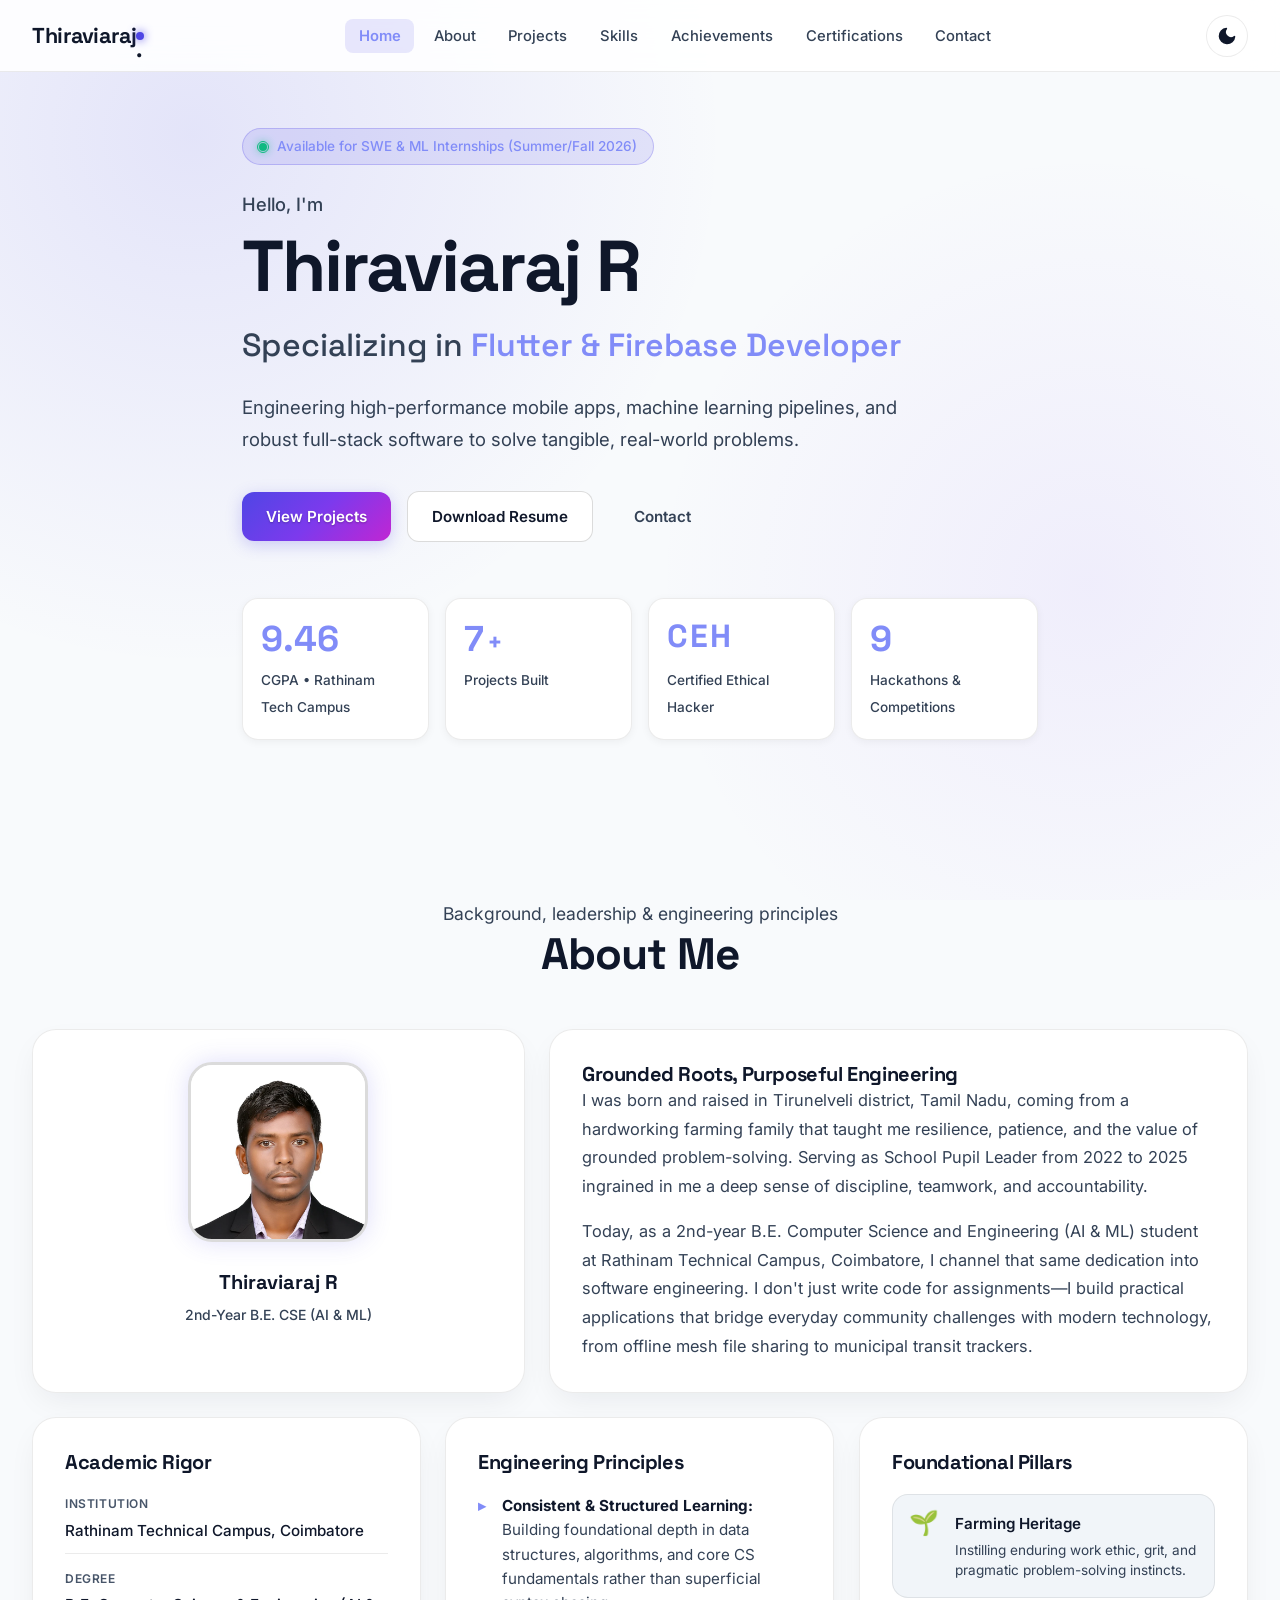
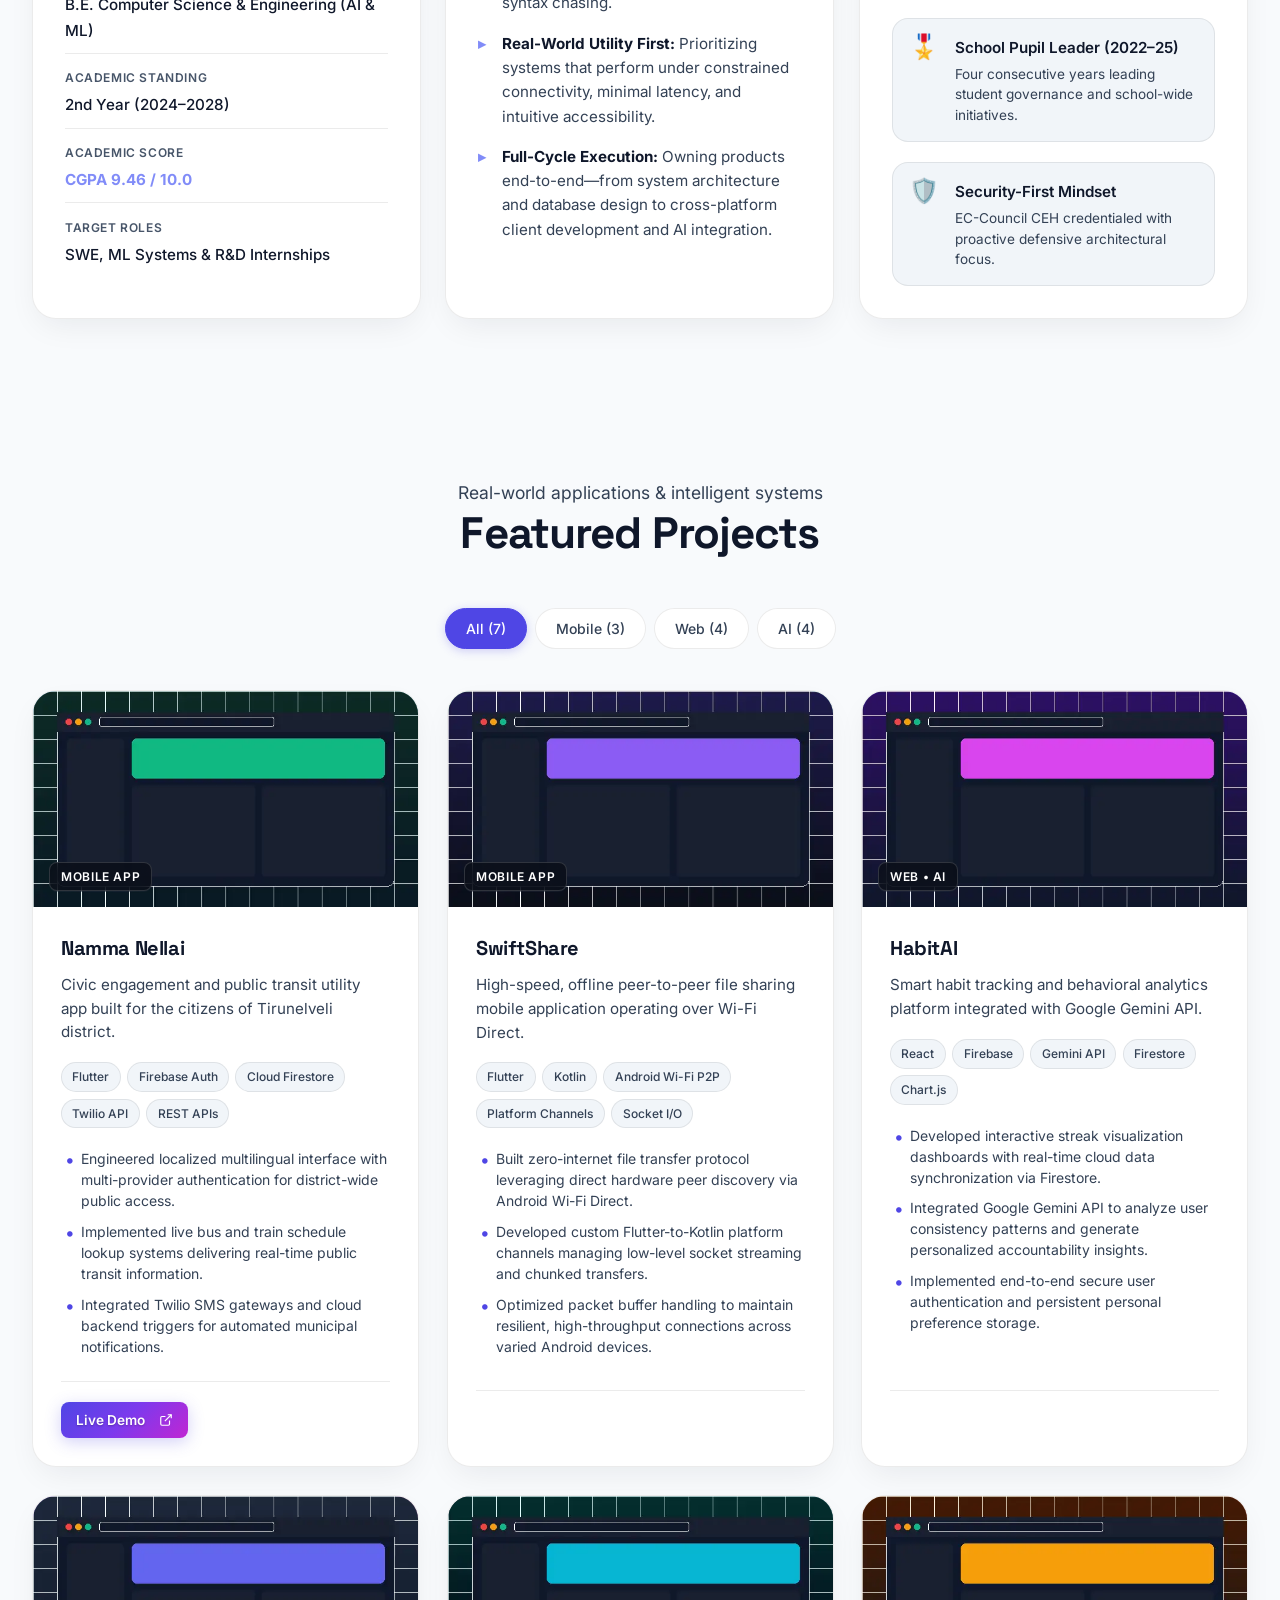
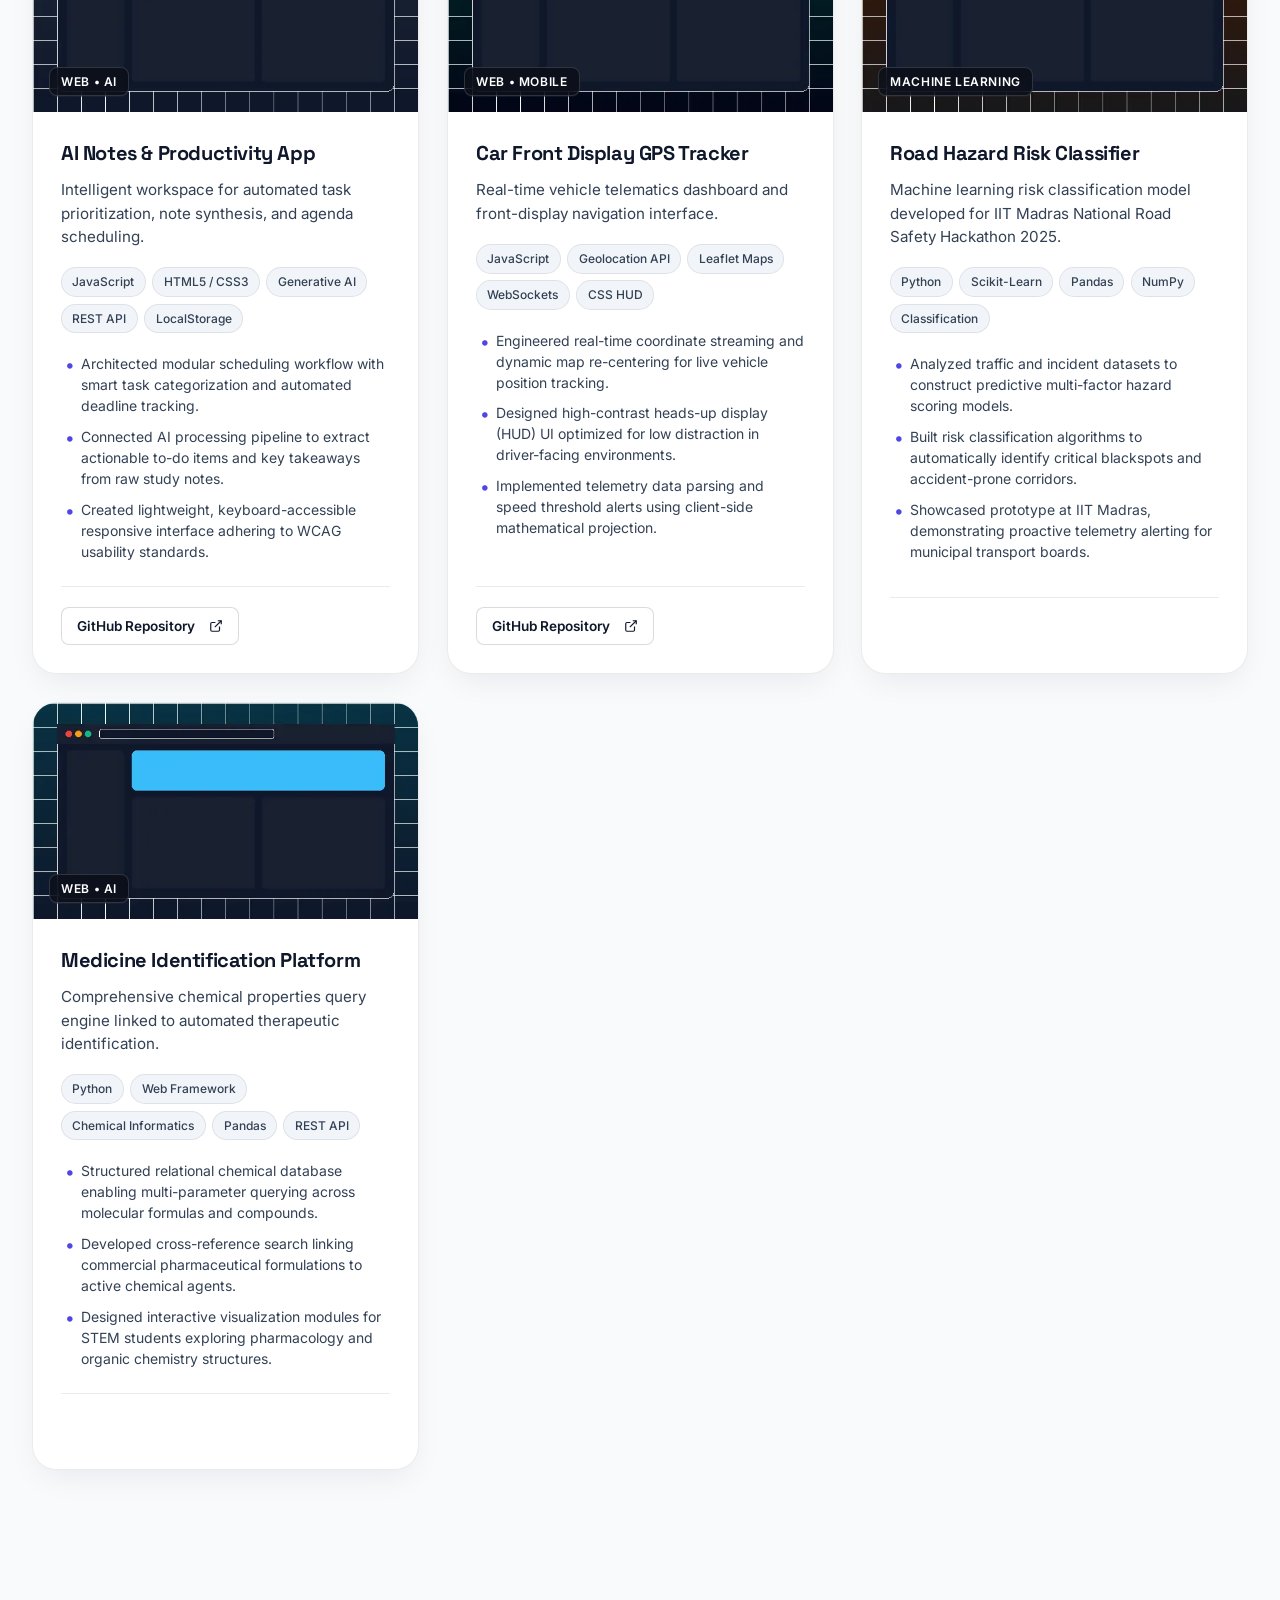
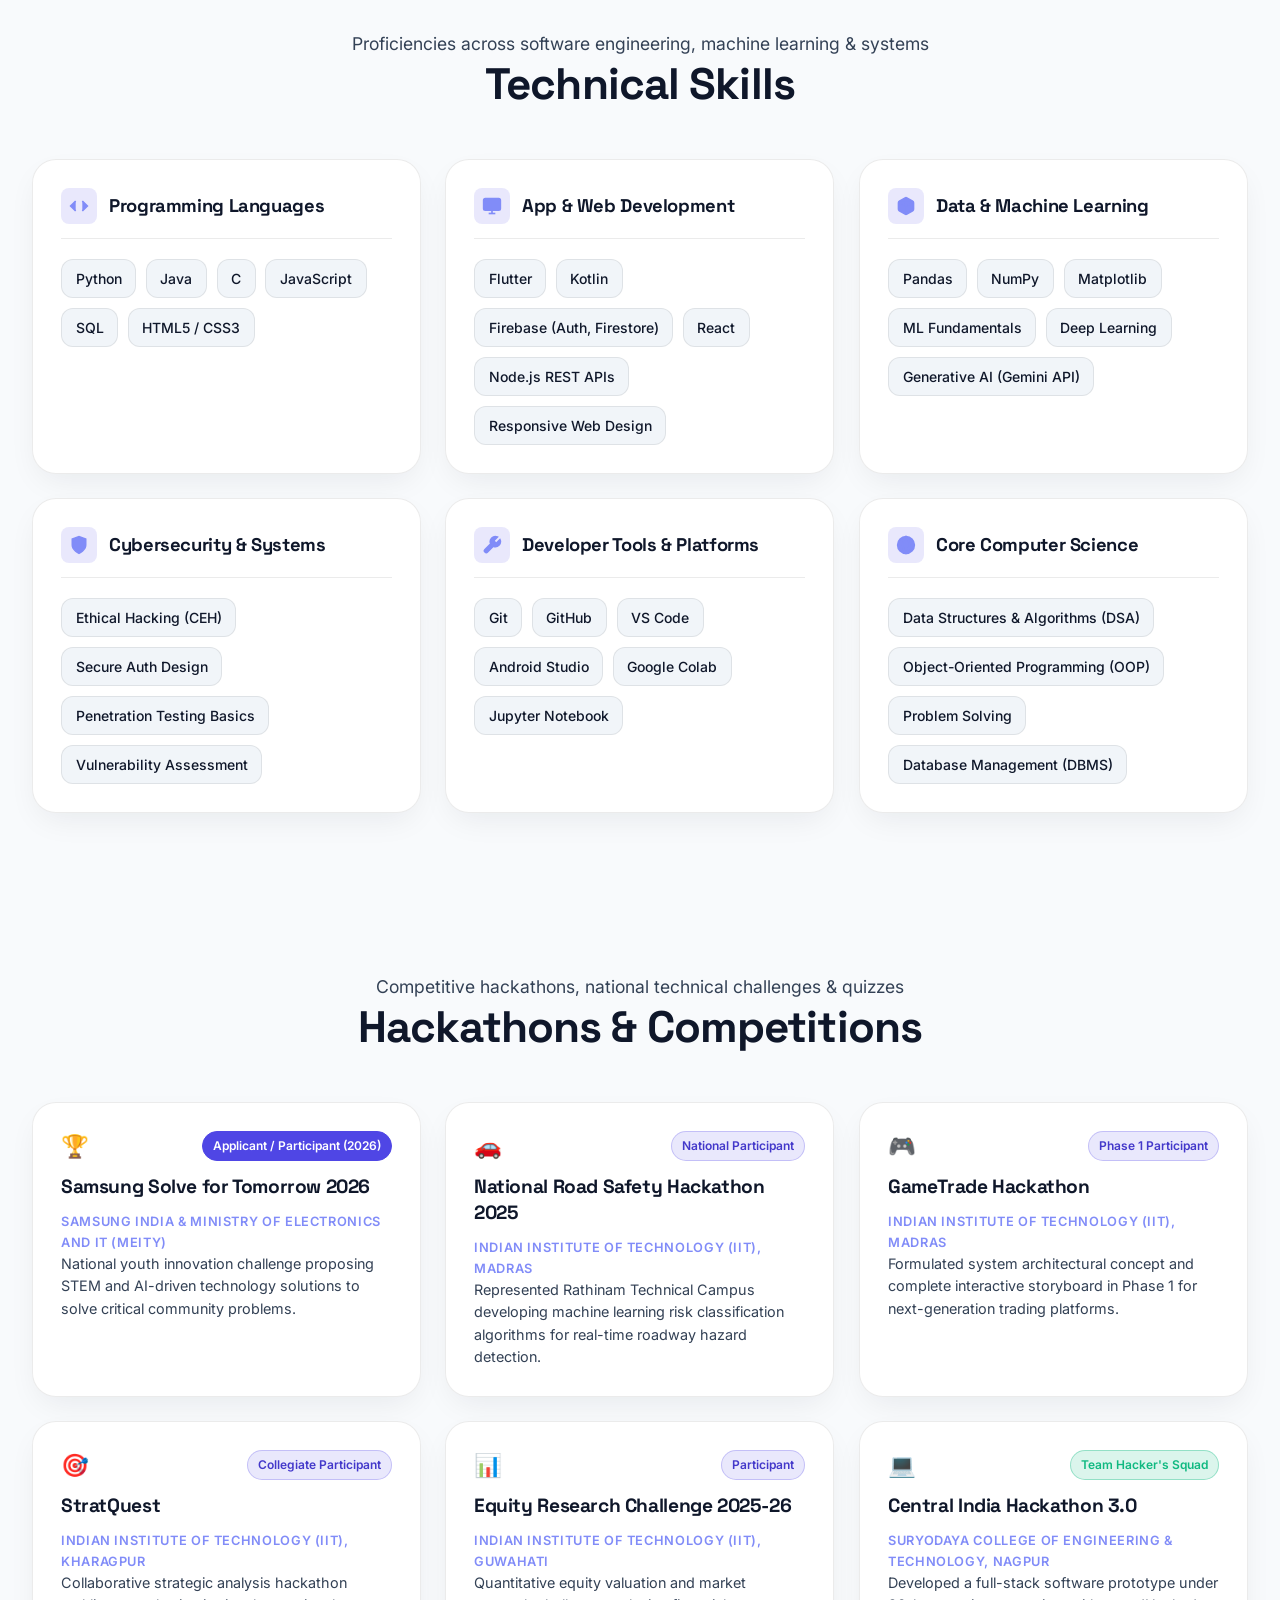
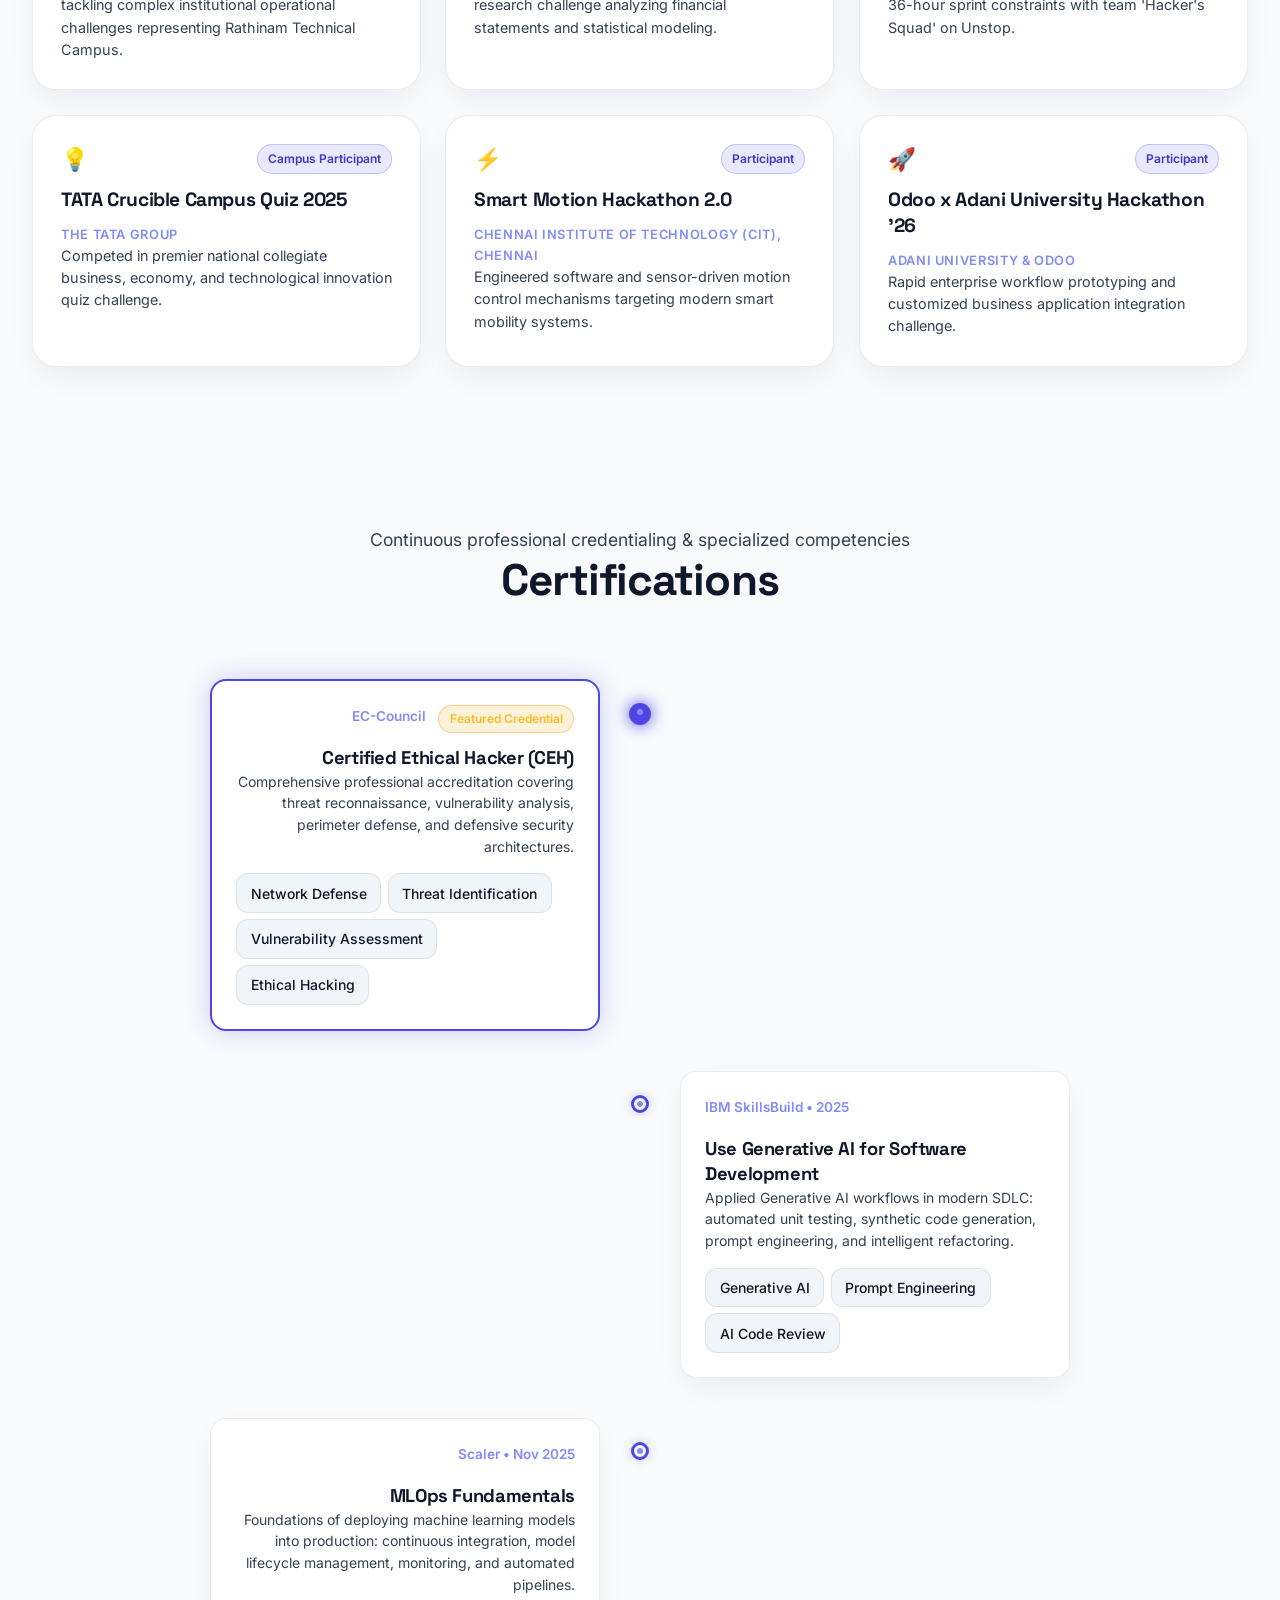
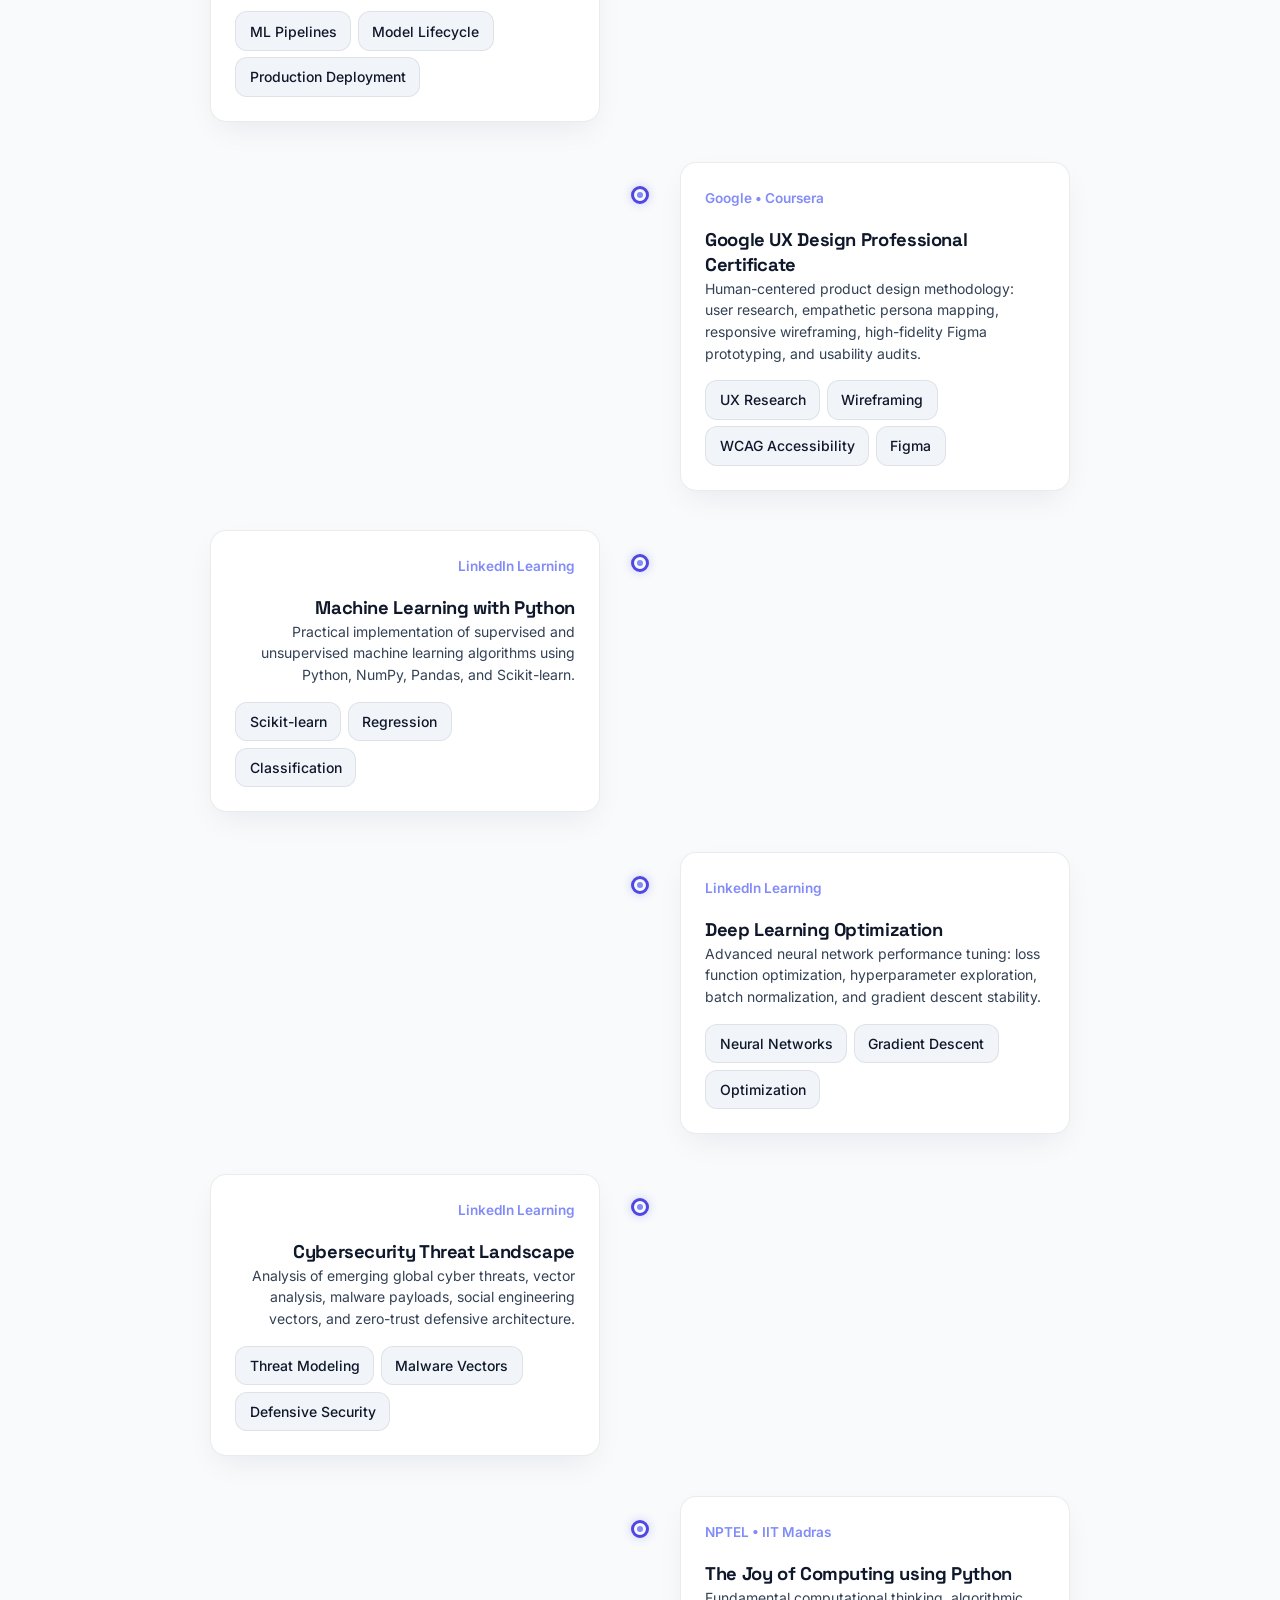
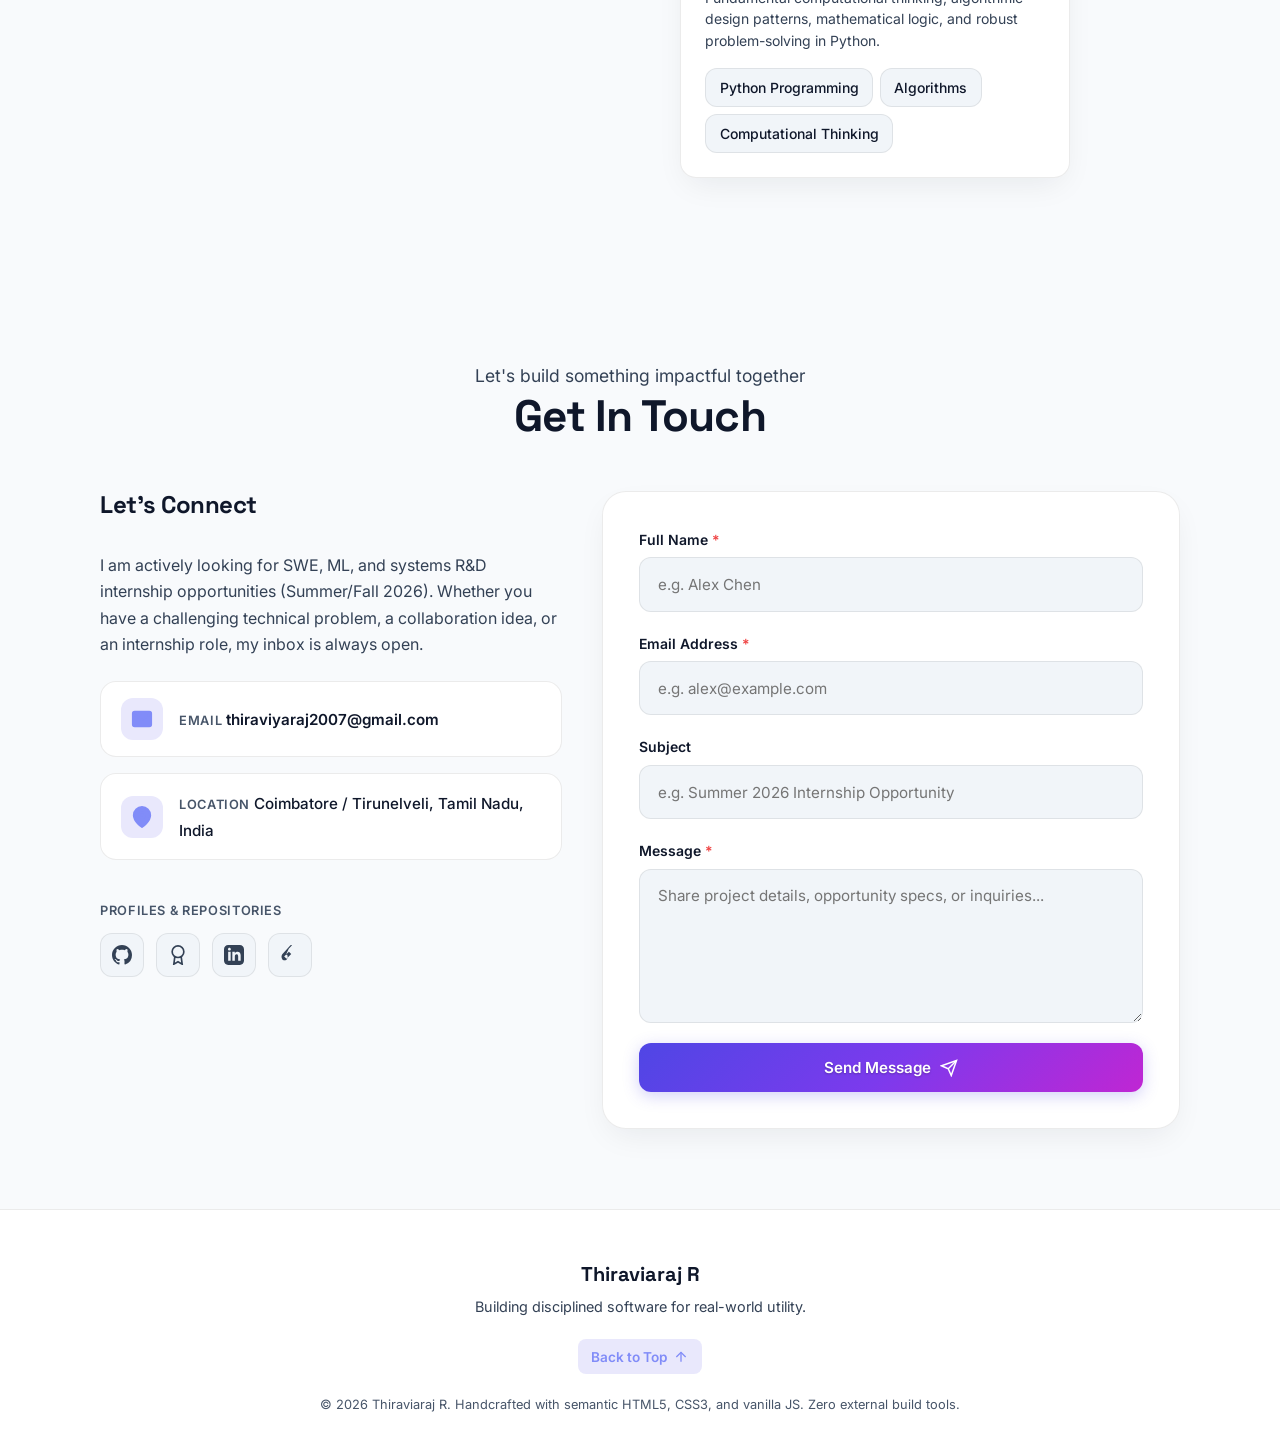
<file: index.html>
<!DOCTYPE html>
<html lang="en" data-theme="dark">
<head>
  <meta charset="UTF-8">
  <meta name="viewport" content="width=device-width, initial-scale=1.0">
  <meta http-equiv="X-UA-Compatible" content="IE=edge">
  
  <title>Thiraviaraj R | AI/ML Engineer &amp; Full-Stack Builder</title>
  <meta name="description" content="Portfolio of Thiraviaraj R — 2nd-year B.E. CSE (AI &amp; ML) student at Rathinam Technical Campus (CGPA 9.46), CEH certified. Building production-ready mobile apps, ML systems, and practical full-stack solutions.">
  <meta name="author" content="Thiraviaraj R">
  <meta name="robots" content="index, follow">

  <!-- Open Graph / Facebook -->
  <meta property="og:type" content="website">
  <meta property="og:title" content="Thiraviaraj R | AI/ML Engineer &amp; Full-Stack Builder">
  <meta property="og:description" content="Portfolio of Thiraviaraj R — 2nd-year B.E. CSE (AI &amp; ML) student at Rathinam Technical Campus (CGPA 9.46), CEH certified. Building production-ready mobile apps, ML systems, and practical software.">
  <meta property="og:url" content="https://thiraviyarajr2007-dotcom.github.io/portfolio-2.0/">
  <meta property="og:image" content="assets/images/profile.webp">
  <meta property="og:site_name" content="Thiraviaraj R Portfolio">
  <meta property="og:locale" content="en_US">

  <!-- Twitter Card -->
  <meta name="twitter:card" content="summary_large_image">
  <meta name="twitter:title" content="Thiraviaraj R | AI/ML Engineer &amp; Full-Stack Builder">
  <meta name="twitter:description" content="B.E. CSE (AI &amp; ML) student at Rathinam Technical Campus (CGPA 9.46), CEH certified. Focused on SWE, ML, and systems R&amp;D.">
  <meta name="twitter:image" content="assets/images/profile.webp">

  <!-- Favicon -->
  <link rel="icon" type="image/svg+xml" href="assets/favicon.svg">
  <link rel="alternate icon" href="assets/favicon.ico">

  <!-- Google Fonts Preconnect -->
  <link rel="preconnect" href="https://fonts.googleapis.com">
  <link rel="preconnect" href="https://fonts.gstatic.com" crossorigin>
  <link href="https://fonts.googleapis.com/css2?family=Inter:ital,opsz,wght@0,14..32,100..900;1,14..32,100..900&family=Space+Grotesk:wght@400..700&display=swap" rel="stylesheet">

  <!-- Main Stylesheet -->
  <link rel="stylesheet" href="styles.css">

  <!-- Zero-Flash Inline Theme Loader Script -->
  <script>
    (function () {
      try {
        var stored = localStorage.getItem('theme');
        var prefersDark = window.matchMedia('(prefers-color-scheme: dark)').matches;
        var theme = stored ? stored : (prefersDark ? 'dark' : 'light');
        document.documentElement.setAttribute('data-theme', theme);
      } catch (e) {
        document.documentElement.setAttribute('data-theme', 'dark');
      }
    })();
  </script>

  <!-- Person JSON-LD Schema -->
  <script type="application/ld+json">
  {
    "@context": "https://schema.org",
    "@type": "Person",
    "name": "Thiraviaraj R",
    "url": "https://thiraviyarajr2007-dotcom.github.io/portfolio-2.0/",
    "image": "assets/images/profile.webp",
    "jobTitle": "AI/ML Engineer & Full-stack Builder",
    "alumniOf": {
      "@type": "EducationalOrganization",
      "name": "Rathinam Technical Campus",
      "department": "Computer Science & Engineering (AI & ML)"
    },
    "worksFor": {
      "@type": "EducationalOrganization",
      "name": "Rathinam Technical Campus"
    },
    "knowsAbout": [
      "Artificial Intelligence",
      "Machine Learning",
      "Flutter",
      "Firebase",
      "Ethical Hacking",
      "Python",
      "Java",
      "Web Development",
      "Data Structures and Algorithms"
    ],
    "email": "mailto:thiraviyaraj2007@gmail.com",
    "sameAs": [
      "https://github.com/thiraviyarajr2007-dotcom",
      "https://unstop.com/u/thirar57637",
      "https://www.linkedin.com/in/thiraviaraj-rm-5b7478303"
    ]
  }
  </script>
</head>
<body>
  <!-- Accessible Skip Link -->
  <a href="#hero" class="skip-link">Skip to main content</a>

  <!-- Header & Glass Navigation -->
  <header class="site-header" id="header">
    <div class="header-container container navbar">
      <a href="#hero" class="brand-logo logo" aria-label="Thiraviaraj R Portfolio Home">
        <span class="logo-text">Thiraviaraj<span class="accent-dot logo-dot">.</span></span>
      </a>

      <!-- Desktop & Mobile Navigation Menu -->
      <nav class="site-nav nav-menu" id="site-nav" aria-label="Main Navigation">
        <ul class="nav-list nav-links" id="nav-menu">
          <li><a href="#hero" class="nav-link active">Home</a></li>
          <li><a href="#about" class="nav-link">About</a></li>
          <li><a href="#projects" class="nav-link">Projects</a></li>
          <li><a href="#skills" class="nav-link">Skills</a></li>
          <li><a href="#achievements" class="nav-link">Achievements</a></li>
          <li><a href="#certifications" class="nav-link">Certifications</a></li>
          <li><a href="#contact" class="nav-link">Contact</a></li>
        </ul>
      </nav>

      <!-- Action Controls -->
      <div class="header-controls nav-actions">
        <button id="theme-toggle" class="theme-toggle-btn" aria-label="Toggle dark and light theme" title="Toggle theme" type="button">
          <svg class="theme-icon sun-icon theme-icon-sun" aria-hidden="true" width="20" height="20" viewBox="0 0 24 24" fill="none" stroke="currentColor" stroke-width="2" stroke-linecap="round" stroke-linejoin="round">
            <circle cx="12" cy="12" r="5"></circle>
            <line x1="12" y1="1" x2="12" y2="3"></line>
            <line x1="12" y1="21" x2="12" y2="23"></line>
            <line x1="4.22" y1="4.22" x2="5.64" y2="5.64"></line>
            <line x1="18.36" y1="18.36" x2="19.78" y2="19.78"></line>
            <line x1="1" y1="12" x2="3" y2="12"></line>
            <line x1="21" y1="12" x2="23" y2="12"></line>
            <line x1="4.22" y1="19.78" x2="5.64" y2="18.36"></line>
            <line x1="18.36" y1="5.64" x2="19.78" y2="4.22"></line>
          </svg>
          <svg class="theme-icon moon-icon theme-icon-moon" aria-hidden="true" width="20" height="20" viewBox="0 0 24 24" fill="none" stroke="currentColor" stroke-width="2" stroke-linecap="round" stroke-linejoin="round">
            <path d="M21 12.79A9 9 0 1 1 11.21 3 7 7 0 0 0 21 12.79z"></path>
          </svg>
        </button>

        <button id="nav-toggle" class="nav-toggle-btn" aria-label="Open navigation menu" aria-expanded="false" aria-controls="nav-menu" type="button">
          <span class="hamburger-bar hamburger-line"></span>
          <span class="hamburger-bar hamburger-line"></span>
          <span class="hamburger-bar hamburger-line"></span>
        </button>
      </div>
    </div>
  </header>

  <!-- Main Content Landmark -->
  <main id="main-content">
    
    <!-- ========================================================== -->
    <!-- 1. HERO SECTION                                            -->
    <!-- ========================================================== -->
    <section id="hero" class="section hero-section">
      <div class="container hero-container hero-content">
        
        <div class="hero-badge hero-status-pill reveal-on-scroll">
          <span class="status-indicator status-dot" aria-hidden="true"></span>
          <span>Available for SWE &amp; ML Internships (Summer/Fall 2026)</span>
        </div>

        <p class="hero-greeting reveal-on-scroll">Hello, I'm</p>
        <h1 class="hero-title hero-name reveal-on-scroll">Thiraviaraj R</h1>

        <!-- Accessible Dynamic Role Rotator -->
        <div class="hero-role-wrapper hero-roles reveal-on-scroll" aria-label="Role specialization">
          <span class="role-static">Specializing in </span>
          <span class="role-rotator" id="role-rotator" aria-live="polite" aria-atomic="true" data-roles='["AI/ML Engineer", "Flutter & Firebase Developer", "Full-stack Builder"]'>AI/ML Engineer</span>
        </div>

        <p class="hero-tagline hero-description reveal-on-scroll">
          Engineering high-performance mobile apps, machine learning pipelines, and robust full-stack software to solve tangible, real-world problems.
        </p>

        <!-- CTAs -->
        <div class="hero-actions hero-ctas reveal-on-scroll">
          <a href="#projects" class="btn btn-primary">View Projects</a>
          <a href="assets/resume.pdf" class="btn btn-secondary" download="Thiraviaraj_R_Resume.pdf">Download Resume</a>
          <a href="#contact" class="btn btn-ghost">Contact</a>
        </div>

        <!-- 4 Quantifiable Recruiter Metric Counters -->
        <div class="hero-stats-grid hero-stats reveal-on-scroll">
          <div class="stat-card">
            <div class="stat-number-wrapper">
              <span class="stat-number" data-target="9.46" data-decimals="2">9.46</span>
            </div>
            <span class="stat-label">CGPA &bull; Rathinam Tech Campus</span>
          </div>

          <div class="stat-card">
            <div class="stat-number-wrapper">
              <span class="stat-number" data-target="7">7</span><span class="stat-suffix">+</span>
            </div>
            <span class="stat-label">Projects Built</span>
          </div>

          <div class="stat-card">
            <div class="stat-number-wrapper">
              <span class="stat-badge">CEH</span>
            </div>
            <span class="stat-label">Certified Ethical Hacker</span>
          </div>

          <div class="stat-card">
            <div class="stat-number-wrapper">
              <span class="stat-number" data-target="9">9</span>
            </div>
            <span class="stat-label">Hackathons &amp; Competitions</span>
          </div>
        </div>

      </div>
    </section>

    <!-- ========================================================== -->
    <!-- 2. ABOUT SECTION (Bento Grid)                              -->
    <!-- ========================================================== -->
    <section id="about" class="section about-section">
      <div class="container">
        
        <div class="section-header reveal-on-scroll">
          <span class="section-subtitle">Background, leadership &amp; engineering principles</span>
          <h2 class="section-title">About Me</h2>
        </div>

        <div class="about-bento-grid bento-grid">
          
          <!-- Bento Tile 1: Profile Visual Slot -->
          <div class="bento-card bento-card-visual reveal-on-scroll">
            <div class="profile-image-frame profile-frame">
              <picture>
                <source srcset="assets/images/profile.webp" type="image/webp">
                <img src="assets/images/profile.webp" alt="Thiraviaraj R — B.E. CSE (AI &amp; ML) Student and Software Developer" width="600" height="900" loading="lazy" class="profile-img">
              </picture>
            </div>
            <div class="profile-caption">
              <span class="profile-name">Thiraviaraj R</span>
              <span class="profile-role">2nd-Year B.E. CSE (AI &amp; ML)</span>
            </div>
          </div>

          <!-- Bento Tile 2: Primary First-Person Narrative -->
          <div class="bento-card bento-card-narrative reveal-on-scroll">
            <h3 class="bento-card-title">Grounded Roots, Purposeful Engineering</h3>
            <div class="narrative-body bento-body">
              <p>
                I was born and raised in Tirunelveli district, Tamil Nadu, coming from a hardworking farming family that taught me resilience, patience, and the value of grounded problem-solving. Serving as School Pupil Leader from 2022 to 2025 ingrained in me a deep sense of discipline, teamwork, and accountability.
              </p>
              <p>
                Today, as a 2nd-year B.E. Computer Science and Engineering (AI &amp; ML) student at Rathinam Technical Campus, Coimbatore, I channel that same dedication into software engineering. I don't just write code for assignments—I build practical applications that bridge everyday community challenges with modern technology, from offline mesh file sharing to municipal transit trackers.
              </p>
            </div>
          </div>

          <!-- Bento Tile 3: Academic & Institutional Foundation -->
          <div class="bento-card bento-card-academic bento-card-academics reveal-on-scroll">
            <h3 class="bento-card-title">Academic Rigor</h3>
            <ul class="academic-details-list">
              <li>
                <span class="detail-label">Institution</span>
                <span class="detail-value">Rathinam Technical Campus, Coimbatore</span>
              </li>
              <li>
                <span class="detail-label">Degree</span>
                <span class="detail-value">B.E. Computer Science &amp; Engineering (AI &amp; ML)</span>
              </li>
              <li>
                <span class="detail-label">Academic Standing</span>
                <span class="detail-value">2nd Year (2024–2028)</span>
              </li>
              <li>
                <span class="detail-label">Academic Score</span>
                <span class="detail-value highlight-score">CGPA 9.46 / 10.0</span>
              </li>
              <li>
                <span class="detail-label">Target Roles</span>
                <span class="detail-value">SWE, ML Systems &amp; R&amp;D Internships</span>
              </li>
            </ul>
          </div>

          <!-- Bento Tile 4: Core Engineering Philosophy -->
          <div class="bento-card bento-card-philosophy reveal-on-scroll">
            <h3 class="bento-card-title">Engineering Principles</h3>
            <ul class="philosophy-list">
              <li>
                <strong>Consistent &amp; Structured Learning:</strong> Building foundational depth in data structures, algorithms, and core CS fundamentals rather than superficial syntax chasing.
              </li>
              <li>
                <strong>Real-World Utility First:</strong> Prioritizing systems that perform under constrained connectivity, minimal latency, and intuitive accessibility.
              </li>
              <li>
                <strong>Full-Cycle Execution:</strong> Owning products end-to-end—from system architecture and database design to cross-platform client development and AI integration.
              </li>
            </ul>
          </div>

          <!-- Bento Tile 5: Heritage & Leadership Pillars -->
          <div class="bento-card bento-card-pillars reveal-on-scroll">
            <h3 class="bento-card-title">Foundational Pillars</h3>
            <div class="pillars-grid">
              <div class="pillar-item">
                <span class="pillar-icon" aria-hidden="true">🌱</span>
                <div class="pillar-text">
                  <strong>Farming Heritage</strong>
                  <p>Instilling enduring work ethic, grit, and pragmatic problem-solving instincts.</p>
                </div>
              </div>
              <div class="pillar-item">
                <span class="pillar-icon" aria-hidden="true">🎖️</span>
                <div class="pillar-text">
                  <strong>School Pupil Leader (2022–25)</strong>
                  <p>Four consecutive years leading student governance and school-wide initiatives.</p>
                </div>
              </div>
              <div class="pillar-item">
                <span class="pillar-icon" aria-hidden="true">🛡️</span>
                <div class="pillar-text">
                  <strong>Security-First Mindset</strong>
                  <p>EC-Council CEH credentialed with proactive defensive architectural focus.</p>
                </div>
              </div>
            </div>
          </div>

        </div>

      </div>
    </section>

    <!-- ========================================================== -->
    <!-- 3. PROJECTS SECTION (Uniform Cards Grid)                   -->
    <!-- ========================================================== -->
    <section id="projects" class="section projects-section">
      <div class="container">
        
        <div class="section-header reveal-on-scroll">
          <span class="section-subtitle">Real-world applications &amp; intelligent systems</span>
          <h2 class="section-title">Featured Projects</h2>
        </div>

        <!-- Filter Chips Bar -->
        <div class="project-filters filter-bar reveal-on-scroll" role="toolbar" aria-label="Filter projects by category">
          <button class="filter-chip active" data-filter="all" aria-pressed="true" type="button">All (7)</button>
          <button class="filter-chip" data-filter="mobile" aria-pressed="false" type="button">Mobile (3)</button>
          <button class="filter-chip" data-filter="web" aria-pressed="false" type="button">Web (4)</button>
          <button class="filter-chip" data-filter="ai" aria-pressed="false" type="button">AI (4)</button>
        </div>

        <!-- Projects Grid -->
        <div class="projects-grid" id="projects-grid">

          <!-- Project 1: Namma Nellai -->
          <article class="project-card reveal-on-scroll" data-category="mobile">
            <div class="project-card-visual project-media">
              <div class="project-cover-gradient gradient-civic">
                <img src="assets/projects/namma-nellai.webp" alt="Namma Nellai Civic App Interface" loading="lazy" class="project-screenshot" onerror="this.style.display='none'">
                <div class="project-badge project-device-badge">Mobile App</div>
              </div>
            </div>
            <div class="project-card-content project-body">
              <div class="project-card-header project-header">
                <h3 class="project-title">Namma Nellai</h3>
              </div>
              <p class="project-summary">
                Civic engagement and public transit utility app built for the citizens of Tirunelveli district.
              </p>
              <div class="project-tech-chips">
                <span class="tech-chip">Flutter</span>
                <span class="tech-chip">Firebase Auth</span>
                <span class="tech-chip">Cloud Firestore</span>
                <span class="tech-chip">Twilio API</span>
                <span class="tech-chip">REST APIs</span>
              </div>
              <ul class="project-bullets">
                <li>Engineered localized multilingual interface with multi-provider authentication for district-wide public access.</li>
                <li>Implemented live bus and train schedule lookup systems delivering real-time public transit information.</li>
                <li>Integrated Twilio SMS gateways and cloud backend triggers for automated municipal notifications.</li>
              </ul>
              <div class="project-footer">
                <a href="https://nammanellai.online" class="btn btn-primary btn-sm" target="_blank" rel="noopener noreferrer">
                  <span>Live Demo</span>
                  <svg class="external-icon" aria-hidden="true" width="14" height="14" viewBox="0 0 24 24" fill="none" stroke="currentColor" stroke-width="2"><path d="M18 13v6a2 2 0 0 1-2 2H5a2 2 0 0 1-2-2V8a2 2 0 0 1 2-2h6"></path><polyline points="15 3 21 3 21 9"></polyline><line x1="10" y1="14" x2="21" y2="3"></line></svg>
                </a>
              </div>
            </div>
          </article>

          <!-- Project 2: SwiftShare -->
          <article class="project-card reveal-on-scroll" data-category="mobile">
            <div class="project-card-visual project-media">
              <div class="project-cover-gradient gradient-mesh">
                <img src="assets/projects/swiftshare.webp" alt="SwiftShare Offline P2P Interface" loading="lazy" class="project-screenshot" onerror="this.style.display='none'">
                <div class="project-badge project-device-badge">Mobile App</div>
              </div>
            </div>
            <div class="project-card-content project-body">
              <div class="project-card-header project-header">
                <h3 class="project-title">SwiftShare</h3>
              </div>
              <p class="project-summary">
                High-speed, offline peer-to-peer file sharing mobile application operating over Wi-Fi Direct.
              </p>
              <div class="project-tech-chips">
                <span class="tech-chip">Flutter</span>
                <span class="tech-chip">Kotlin</span>
                <span class="tech-chip">Android Wi-Fi P2P</span>
                <span class="tech-chip">Platform Channels</span>
                <span class="tech-chip">Socket I/O</span>
              </div>
              <ul class="project-bullets">
                <li>Built zero-internet file transfer protocol leveraging direct hardware peer discovery via Android Wi-Fi Direct.</li>
                <li>Developed custom Flutter-to-Kotlin platform channels managing low-level socket streaming and chunked transfers.</li>
                <li>Optimized packet buffer handling to maintain resilient, high-throughput connections across varied Android devices.</li>
              </ul>
              <div class="project-footer">
                <!-- No URL specified: button strictly omitted -->
              </div>
            </div>
          </article>

          <!-- Project 3: HabitAI -->
          <article class="project-card reveal-on-scroll" data-category="web ai">
            <div class="project-card-visual project-media">
              <div class="project-cover-gradient gradient-ai">
                <img src="assets/projects/habitai.webp" alt="HabitAI Behavioral Platform Dashboard" loading="lazy" class="project-screenshot" onerror="this.style.display='none'">
                <div class="project-badge project-device-badge">Web &bull; AI</div>
              </div>
            </div>
            <div class="project-card-content project-body">
              <div class="project-card-header project-header">
                <h3 class="project-title">HabitAI</h3>
              </div>
              <p class="project-summary">
                Smart habit tracking and behavioral analytics platform integrated with Google Gemini API.
              </p>
              <div class="project-tech-chips">
                <span class="tech-chip">React</span>
                <span class="tech-chip">Firebase</span>
                <span class="tech-chip">Gemini API</span>
                <span class="tech-chip">Firestore</span>
                <span class="tech-chip">Chart.js</span>
              </div>
              <ul class="project-bullets">
                <li>Developed interactive streak visualization dashboards with real-time cloud data synchronization via Firestore.</li>
                <li>Integrated Google Gemini API to analyze user consistency patterns and generate personalized accountability insights.</li>
                <li>Implemented end-to-end secure user authentication and persistent personal preference storage.</li>
              </ul>
              <div class="project-footer">
                <!-- No URL specified: button strictly omitted -->
              </div>
            </div>
          </article>

          <!-- Project 4: AI Notes & Productivity App -->
          <article class="project-card reveal-on-scroll" data-category="web ai">
            <div class="project-card-visual project-media">
              <div class="project-cover-gradient gradient-productivity">
                <img src="assets/projects/ai-notes.webp" alt="AI Notes & Productivity App Interface" loading="lazy" class="project-screenshot" onerror="this.style.display='none'">
                <div class="project-badge project-device-badge">Web &bull; AI</div>
              </div>
            </div>
            <div class="project-card-content project-body">
              <div class="project-card-header project-header">
                <h3 class="project-title">AI Notes &amp; Productivity App</h3>
              </div>
              <p class="project-summary">
                Intelligent workspace for automated task prioritization, note synthesis, and agenda scheduling.
              </p>
              <div class="project-tech-chips">
                <span class="tech-chip">JavaScript</span>
                <span class="tech-chip">HTML5 / CSS3</span>
                <span class="tech-chip">Generative AI</span>
                <span class="tech-chip">REST API</span>
                <span class="tech-chip">LocalStorage</span>
              </div>
              <ul class="project-bullets">
                <li>Architected modular scheduling workflow with smart task categorization and automated deadline tracking.</li>
                <li>Connected AI processing pipeline to extract actionable to-do items and key takeaways from raw study notes.</li>
                <li>Created lightweight, keyboard-accessible responsive interface adhering to WCAG usability standards.</li>
              </ul>
              <div class="project-footer">
                <a href="https://github.com/thiraviyarajr2007-dotcom/AI-Notes" class="btn btn-secondary btn-sm" target="_blank" rel="noopener noreferrer">
                  <span>GitHub Repository</span>
                  <svg class="external-icon" aria-hidden="true" width="14" height="14" viewBox="0 0 24 24" fill="none" stroke="currentColor" stroke-width="2"><path d="M18 13v6a2 2 0 0 1-2 2H5a2 2 0 0 1-2-2V8a2 2 0 0 1 2-2h6"></path><polyline points="15 3 21 3 21 9"></polyline><line x1="10" y1="14" x2="21" y2="3"></line></svg>
                </a>
              </div>
            </div>
          </article>

          <!-- Project 5: Car Front Display GPS Tracker -->
          <article class="project-card reveal-on-scroll" data-category="web mobile">
            <div class="project-card-visual project-media">
              <div class="project-cover-gradient gradient-telematics">
                <img src="assets/projects/gps-tracker.webp" alt="Car Front Display GPS Tracker Telematics HUD" loading="lazy" class="project-screenshot" onerror="this.style.display='none'">
                <div class="project-badge project-device-badge">Web &bull; Mobile</div>
              </div>
            </div>
            <div class="project-card-content project-body">
              <div class="project-card-header project-header">
                <h3 class="project-title">Car Front Display GPS Tracker</h3>
              </div>
              <p class="project-summary">
                Real-time vehicle telematics dashboard and front-display navigation interface.
              </p>
              <div class="project-tech-chips">
                <span class="tech-chip">JavaScript</span>
                <span class="tech-chip">Geolocation API</span>
                <span class="tech-chip">Leaflet Maps</span>
                <span class="tech-chip">WebSockets</span>
                <span class="tech-chip">CSS HUD</span>
              </div>
              <ul class="project-bullets">
                <li>Engineered real-time coordinate streaming and dynamic map re-centering for live vehicle position tracking.</li>
                <li>Designed high-contrast heads-up display (HUD) UI optimized for low distraction in driver-facing environments.</li>
                <li>Implemented telemetry data parsing and speed threshold alerts using client-side mathematical projection.</li>
              </ul>
              <div class="project-footer">
                <a href="https://github.com/thiraviyarajr2007-dotcom/gps-tracker" class="btn btn-secondary btn-sm" target="_blank" rel="noopener noreferrer">
                  <span>GitHub Repository</span>
                  <svg class="external-icon" aria-hidden="true" width="14" height="14" viewBox="0 0 24 24" fill="none" stroke="currentColor" stroke-width="2"><path d="M18 13v6a2 2 0 0 1-2 2H5a2 2 0 0 1-2-2V8a2 2 0 0 1 2-2h6"></path><polyline points="15 3 21 3 21 9"></polyline><line x1="10" y1="14" x2="21" y2="3"></line></svg>
                </a>
              </div>
            </div>
          </article>

          <!-- Project 6: Road Safety Hackathon Project -->
          <article class="project-card reveal-on-scroll" data-category="ai">
            <div class="project-card-visual project-media">
              <div class="project-cover-gradient gradient-safety">
                <img src="assets/projects/road-safety.webp" alt="Road Hazard Risk Classification Dashboard" loading="lazy" class="project-screenshot" onerror="this.style.display='none'">
                <div class="project-badge project-device-badge">Machine Learning</div>
              </div>
            </div>
            <div class="project-card-content project-body">
              <div class="project-card-header project-header">
                <h3 class="project-title">Road Hazard Risk Classifier</h3>
              </div>
              <p class="project-summary">
                Machine learning risk classification model developed for IIT Madras National Road Safety Hackathon 2025.
              </p>
              <div class="project-tech-chips">
                <span class="tech-chip">Python</span>
                <span class="tech-chip">Scikit-Learn</span>
                <span class="tech-chip">Pandas</span>
                <span class="tech-chip">NumPy</span>
                <span class="tech-chip">Classification</span>
              </div>
              <ul class="project-bullets">
                <li>Analyzed traffic and incident datasets to construct predictive multi-factor hazard scoring models.</li>
                <li>Built risk classification algorithms to automatically identify critical blackspots and accident-prone corridors.</li>
                <li>Showcased prototype at IIT Madras, demonstrating proactive telemetry alerting for municipal transport boards.</li>
              </ul>
              <div class="project-footer">
                <!-- No URL specified: button strictly omitted -->
              </div>
            </div>
          </article>

          <!-- Project 7: Medicine Identification & Chemistry Learning Platform -->
          <article class="project-card reveal-on-scroll" data-category="web ai">
            <div class="project-card-visual project-media">
              <div class="project-cover-gradient gradient-chemistry">
                <img src="assets/projects/medicine-chem-platform.webp" alt="Medicine Identification & Chemistry Platform UI" loading="lazy" class="project-screenshot" onerror="this.style.display='none'">
                <div class="project-badge project-device-badge">Web &bull; AI</div>
              </div>
            </div>
            <div class="project-card-content project-body">
              <div class="project-card-header project-header">
                <h3 class="project-title">Medicine Identification Platform</h3>
              </div>
              <p class="project-summary">
                Comprehensive chemical properties query engine linked to automated therapeutic identification.
              </p>
              <div class="project-tech-chips">
                <span class="tech-chip">Python</span>
                <span class="tech-chip">Web Framework</span>
                <span class="tech-chip">Chemical Informatics</span>
                <span class="tech-chip">Pandas</span>
                <span class="tech-chip">REST API</span>
              </div>
              <ul class="project-bullets">
                <li>Structured relational chemical database enabling multi-parameter querying across molecular formulas and compounds.</li>
                <li>Developed cross-reference search linking commercial pharmaceutical formulations to active chemical agents.</li>
                <li>Designed interactive visualization modules for STEM students exploring pharmacology and organic chemistry structures.</li>
              </ul>
              <div class="project-footer">
                <!-- No URL specified: button strictly omitted -->
              </div>
            </div>
          </article>

          <!-- ========================================================================== -->
          <!-- PROJECT REPOSITORY: Add new project cards above following this uniform schema -->
          <!-- ========================================================================== -->

        </div>

      </div>
    </section>

    <!-- ========================================================== -->
    <!-- 4. SKILLS SECTION (Grouped Bento Chips Only)               -->
    <!-- ========================================================== -->
    <section id="skills" class="section skills-section">
      <div class="container">
        
        <div class="section-header reveal-on-scroll">
          <span class="section-subtitle">Proficiencies across software engineering, machine learning &amp; systems</span>
          <h2 class="section-title">Technical Skills</h2>
        </div>

        <div class="skills-bento-grid">

          <!-- Skill Group 1: Programming Languages -->
          <div class="skill-group-card reveal-on-scroll">
            <div class="skill-group-header">
              <div class="skill-icon-wrapper skill-group-icon" aria-hidden="true">
                <svg width="22" height="22" viewBox="0 0 24 24" fill="none" stroke="currentColor" stroke-width="2"><polyline points="16 18 22 12 16 6"></polyline><polyline points="8 6 2 12 8 18"></polyline></svg>
              </div>
              <h3 class="skill-group-title">Programming Languages</h3>
            </div>
            <div class="skill-chips">
              <span class="skill-chip">Python</span>
              <span class="skill-chip">Java</span>
              <span class="skill-chip">C</span>
              <span class="skill-chip">JavaScript</span>
              <span class="skill-chip">SQL</span>
              <span class="skill-chip">HTML5 / CSS3</span>
            </div>
          </div>

          <!-- Skill Group 2: App & Web Development -->
          <div class="skill-group-card reveal-on-scroll">
            <div class="skill-group-header">
              <div class="skill-icon-wrapper skill-group-icon" aria-hidden="true">
                <svg width="22" height="22" viewBox="0 0 24 24" fill="none" stroke="currentColor" stroke-width="2"><rect x="2" y="3" width="20" height="14" rx="2" ry="2"></rect><line x1="8" y1="21" x2="16" y2="21"></line><line x1="12" y1="17" x2="12" y2="21"></line></svg>
              </div>
              <h3 class="skill-group-title">App &amp; Web Development</h3>
            </div>
            <div class="skill-chips">
              <span class="skill-chip">Flutter</span>
              <span class="skill-chip">Kotlin</span>
              <span class="skill-chip">Firebase (Auth, Firestore)</span>
              <span class="skill-chip">React</span>
              <span class="skill-chip">Node.js REST APIs</span>
              <span class="skill-chip">Responsive Web Design</span>
            </div>
          </div>

          <!-- Skill Group 3: Data & Machine Learning -->
          <div class="skill-group-card reveal-on-scroll">
            <div class="skill-group-header">
              <div class="skill-icon-wrapper skill-group-icon" aria-hidden="true">
                <svg width="22" height="22" viewBox="0 0 24 24" fill="none" stroke="currentColor" stroke-width="2"><path d="M21 16V8a2 2 0 0 0-1-1.73l-7-4a2 2 0 0 0-2 0l-7 4A2 2 0 0 0 3 8v8a2 2 0 0 0 1 1.73l7 4a2 2 0 0 0 2 0l7-4A2 2 0 0 0 21 16z"></path><polyline points="3.27 6.96 12 12.01 20.73 6.96"></polyline><line x1="12" y1="22.08" x2="12" y2="12"></line></svg>
              </div>
              <h3 class="skill-group-title">Data &amp; Machine Learning</h3>
            </div>
            <div class="skill-chips">
              <span class="skill-chip">Pandas</span>
              <span class="skill-chip">NumPy</span>
              <span class="skill-chip">Matplotlib</span>
              <span class="skill-chip">ML Fundamentals</span>
              <span class="skill-chip">Deep Learning</span>
              <span class="skill-chip">Generative AI (Gemini API)</span>
            </div>
          </div>

          <!-- Skill Group 4: Cybersecurity & Systems -->
          <div class="skill-group-card reveal-on-scroll">
            <div class="skill-group-header">
              <div class="skill-icon-wrapper skill-group-icon" aria-hidden="true">
                <svg width="22" height="22" viewBox="0 0 24 24" fill="none" stroke="currentColor" stroke-width="2"><path d="M12 22s8-4 8-10V5l-8-3-8 3v7c0 6 8 10 8 10z"></path></svg>
              </div>
              <h3 class="skill-group-title">Cybersecurity &amp; Systems</h3>
            </div>
            <div class="skill-chips">
              <span class="skill-chip">Ethical Hacking (CEH)</span>
              <span class="skill-chip">Secure Auth Design</span>
              <span class="skill-chip">Penetration Testing Basics</span>
              <span class="skill-chip">Vulnerability Assessment</span>
            </div>
          </div>

          <!-- Skill Group 5: Developer Tools & Platforms -->
          <div class="skill-group-card reveal-on-scroll">
            <div class="skill-group-header">
              <div class="skill-icon-wrapper skill-group-icon" aria-hidden="true">
                <svg width="22" height="22" viewBox="0 0 24 24" fill="none" stroke="currentColor" stroke-width="2"><path d="M14.7 6.3a1 1 0 0 0 0 1.4l1.6 1.6a1 1 0 0 0 1.4 0l3.77-3.77a6 6 0 0 1-7.94 7.94l-6.91 6.91a2.12 2.12 0 0 1-3-3l6.91-6.91a6 6 0 0 1 7.94-7.94l-3.76 3.76z"></path></svg>
              </div>
              <h3 class="skill-group-title">Developer Tools &amp; Platforms</h3>
            </div>
            <div class="skill-chips">
              <span class="skill-chip">Git</span>
              <span class="skill-chip">GitHub</span>
              <span class="skill-chip">VS Code</span>
              <span class="skill-chip">Android Studio</span>
              <span class="skill-chip">Google Colab</span>
              <span class="skill-chip">Jupyter Notebook</span>
            </div>
          </div>

          <!-- Skill Group 6: Core Computer Science -->
          <div class="skill-group-card reveal-on-scroll">
            <div class="skill-group-header">
              <div class="skill-icon-wrapper skill-group-icon" aria-hidden="true">
                <svg width="22" height="22" viewBox="0 0 24 24" fill="none" stroke="currentColor" stroke-width="2"><circle cx="12" cy="12" r="10"></circle><line x1="2" y1="12" x2="22" y2="12"></line><path d="M12 2a15.3 15.3 0 0 1 4 10 15.3 15.3 0 0 1-4 10 15.3 15.3 0 0 1-4-10 15.3 15.3 0 0 1 4-10z"></path></svg>
              </div>
              <h3 class="skill-group-title">Core Computer Science</h3>
            </div>
            <div class="skill-chips">
              <span class="skill-chip">Data Structures &amp; Algorithms (DSA)</span>
              <span class="skill-chip">Object-Oriented Programming (OOP)</span>
              <span class="skill-chip">Problem Solving</span>
              <span class="skill-chip">Database Management (DBMS)</span>
            </div>
          </div>

        </div>

      </div>
    </section>

    <!-- ========================================================== -->
    <!-- 5. ACHIEVEMENTS SECTION (9 Hackathons & Competitions)       -->
    <!-- ========================================================== -->
    <section id="achievements" class="section achievements-section">
      <div class="container">
        
        <div class="section-header reveal-on-scroll">
          <span class="section-subtitle">Competitive hackathons, national technical challenges &amp; quizzes</span>
          <h2 class="section-title">Hackathons &amp; Competitions</h2>
        </div>

        <div class="achievements-grid">

          <!-- Achievement 1: Samsung Solve for Tomorrow 2026 -->
          <div class="achievement-card reveal-on-scroll">
            <div class="achievement-header achievement-top">
              <div class="achievement-icon" aria-hidden="true">🏆</div>
              <span class="achievement-badge badge-primary">Applicant / Participant (2026)</span>
            </div>
            <h3 class="achievement-title">Samsung Solve for Tomorrow 2026</h3>
            <p class="achievement-organizer achievement-org">Samsung India &amp; Ministry of Electronics and IT (MeitY)</p>
            <p class="achievement-description achievement-desc">
              National youth innovation challenge proposing STEM and AI-driven technology solutions to solve critical community problems.
            </p>
          </div>

          <!-- Achievement 2: National Road Safety Hackathon 2025 -->
          <div class="achievement-card reveal-on-scroll">
            <div class="achievement-header achievement-top">
              <div class="achievement-icon" aria-hidden="true">🚗</div>
              <span class="achievement-badge">National Participant</span>
            </div>
            <h3 class="achievement-title">National Road Safety Hackathon 2025</h3>
            <p class="achievement-organizer achievement-org">Indian Institute of Technology (IIT), Madras</p>
            <p class="achievement-description achievement-desc">
              Represented Rathinam Technical Campus developing machine learning risk classification algorithms for real-time roadway hazard detection.
            </p>
          </div>

          <!-- Achievement 3: GameTrade Hackathon -->
          <div class="achievement-card reveal-on-scroll">
            <div class="achievement-header achievement-top">
              <div class="achievement-icon" aria-hidden="true">🎮</div>
              <span class="achievement-badge">Phase 1 Participant</span>
            </div>
            <h3 class="achievement-title">GameTrade Hackathon</h3>
            <p class="achievement-organizer achievement-org">Indian Institute of Technology (IIT), Madras</p>
            <p class="achievement-description achievement-desc">
              Formulated system architectural concept and complete interactive storyboard in Phase 1 for next-generation trading platforms.
            </p>
          </div>

          <!-- Achievement 4: StratQuest -->
          <div class="achievement-card reveal-on-scroll">
            <div class="achievement-header achievement-top">
              <div class="achievement-icon" aria-hidden="true">🎯</div>
              <span class="achievement-badge">Collegiate Participant</span>
            </div>
            <h3 class="achievement-title">StratQuest</h3>
            <p class="achievement-organizer achievement-org">Indian Institute of Technology (IIT), Kharagpur</p>
            <p class="achievement-description achievement-desc">
              Collaborative strategic analysis hackathon tackling complex institutional operational challenges representing Rathinam Technical Campus.
            </p>
          </div>

          <!-- Achievement 5: Equity Research Challenge 2025-26 -->
          <div class="achievement-card reveal-on-scroll">
            <div class="achievement-header achievement-top">
              <div class="achievement-icon" aria-hidden="true">📊</div>
              <span class="achievement-badge">Participant</span>
            </div>
            <h3 class="achievement-title">Equity Research Challenge 2025-26</h3>
            <p class="achievement-organizer achievement-org">Indian Institute of Technology (IIT), Guwahati</p>
            <p class="achievement-description achievement-desc">
              Quantitative equity valuation and market research challenge analyzing financial statements and statistical modeling.
            </p>
          </div>

          <!-- Achievement 6: Central India Hackathon 3.0 -->
          <div class="achievement-card reveal-on-scroll">
            <div class="achievement-header achievement-top">
              <div class="achievement-icon" aria-hidden="true">💻</div>
              <span class="achievement-badge badge-team">Team Hacker's Squad</span>
            </div>
            <h3 class="achievement-title">Central India Hackathon 3.0</h3>
            <p class="achievement-organizer achievement-org">Suryodaya College of Engineering &amp; Technology, Nagpur</p>
            <p class="achievement-description achievement-desc">
              Developed a full-stack software prototype under 36-hour sprint constraints with team 'Hacker's Squad' on Unstop.
            </p>
          </div>

          <!-- Achievement 7: TATA Crucible Campus Quiz 2025 -->
          <div class="achievement-card reveal-on-scroll">
            <div class="achievement-header achievement-top">
              <div class="achievement-icon" aria-hidden="true">💡</div>
              <span class="achievement-badge">Campus Participant</span>
            </div>
            <h3 class="achievement-title">TATA Crucible Campus Quiz 2025</h3>
            <p class="achievement-organizer achievement-org">The Tata Group</p>
            <p class="achievement-description achievement-desc">
              Competed in premier national collegiate business, economy, and technological innovation quiz challenge.
            </p>
          </div>

          <!-- Achievement 8: Smart Motion Hackathon 2.0 -->
          <div class="achievement-card reveal-on-scroll">
            <div class="achievement-header achievement-top">
              <div class="achievement-icon" aria-hidden="true">⚡</div>
              <span class="achievement-badge">Participant</span>
            </div>
            <h3 class="achievement-title">Smart Motion Hackathon 2.0</h3>
            <p class="achievement-organizer achievement-org">Chennai Institute of Technology (CIT), Chennai</p>
            <p class="achievement-description achievement-desc">
              Engineered software and sensor-driven motion control mechanisms targeting modern smart mobility systems.
            </p>
          </div>

          <!-- Achievement 9: Odoo x Adani University Hackathon '26 -->
          <div class="achievement-card reveal-on-scroll">
            <div class="achievement-header achievement-top">
              <div class="achievement-icon" aria-hidden="true">🚀</div>
              <span class="achievement-badge">Participant</span>
            </div>
            <h3 class="achievement-title">Odoo x Adani University Hackathon '26</h3>
            <p class="achievement-organizer achievement-org">Adani University &amp; Odoo</p>
            <p class="achievement-description achievement-desc">
              Rapid enterprise workflow prototyping and customized business application integration challenge.
            </p>
          </div>

        </div>

      </div>
    </section>

    <!-- ========================================================== -->
    <!-- 6. CERTIFICATIONS SECTION (Timeline)                       -->
    <!-- ========================================================== -->
    <section id="certifications" class="section certifications-section">
      <div class="container">
        
        <div class="section-header reveal-on-scroll">
          <span class="section-subtitle">Continuous professional credentialing &amp; specialized competencies</span>
          <h2 class="section-title">Certifications</h2>
        </div>

        <div class="certifications-timeline cert-timeline">

          <!-- Certification 1: CEH (Featured / Flagship) -->
          <div class="timeline-item featured timeline-featured reveal-on-scroll">
            <div class="timeline-marker" aria-hidden="true">
              <span class="marker-dot"></span>
            </div>
            <div class="timeline-card">
              <div class="timeline-card-header timeline-header">
                <span class="credential-issuer timeline-issuer">EC-Council</span>
                <span class="credential-tag badge-gold">Featured Credential</span>
              </div>
              <h3 class="credential-title timeline-title">Certified Ethical Hacker (CEH)</h3>
              <p class="credential-summary timeline-details">
                Comprehensive professional accreditation covering threat reconnaissance, vulnerability analysis, perimeter defense, and defensive security architectures.
              </p>
              <div class="credential-skills">
                <span class="skill-chip">Network Defense</span>
                <span class="skill-chip">Threat Identification</span>
                <span class="skill-chip">Vulnerability Assessment</span>
                <span class="skill-chip">Ethical Hacking</span>
              </div>
            </div>
          </div>

          <!-- Certification 2: IBM Generative AI 2025 -->
          <div class="timeline-item reveal-on-scroll">
            <div class="timeline-marker" aria-hidden="true">
              <span class="marker-dot"></span>
            </div>
            <div class="timeline-card">
              <div class="timeline-card-header timeline-header">
                <span class="credential-issuer timeline-issuer">IBM SkillsBuild &bull; 2025</span>
              </div>
              <h3 class="credential-title timeline-title">Use Generative AI for Software Development</h3>
              <p class="credential-summary timeline-details">
                Applied Generative AI workflows in modern SDLC: automated unit testing, synthetic code generation, prompt engineering, and intelligent refactoring.
              </p>
              <div class="credential-skills">
                <span class="skill-chip">Generative AI</span>
                <span class="skill-chip">Prompt Engineering</span>
                <span class="skill-chip">AI Code Review</span>
              </div>
            </div>
          </div>

          <!-- Certification 3: Scaler MLOps Nov 2025 -->
          <div class="timeline-item reveal-on-scroll">
            <div class="timeline-marker" aria-hidden="true">
              <span class="marker-dot"></span>
            </div>
            <div class="timeline-card">
              <div class="timeline-card-header timeline-header">
                <span class="credential-issuer timeline-issuer">Scaler &bull; Nov 2025</span>
              </div>
              <h3 class="credential-title timeline-title">MLOps Fundamentals</h3>
              <p class="credential-summary timeline-details">
                Foundations of deploying machine learning models into production: continuous integration, model lifecycle management, monitoring, and automated pipelines.
              </p>
              <div class="credential-skills">
                <span class="skill-chip">ML Pipelines</span>
                <span class="skill-chip">Model Lifecycle</span>
                <span class="skill-chip">Production Deployment</span>
              </div>
            </div>
          </div>

          <!-- Certification 4: Google UX Design -->
          <div class="timeline-item reveal-on-scroll">
            <div class="timeline-marker" aria-hidden="true">
              <span class="marker-dot"></span>
            </div>
            <div class="timeline-card">
              <div class="timeline-card-header timeline-header">
                <span class="credential-issuer timeline-issuer">Google &bull; Coursera</span>
              </div>
              <h3 class="credential-title timeline-title">Google UX Design Professional Certificate</h3>
              <p class="credential-summary timeline-details">
                Human-centered product design methodology: user research, empathetic persona mapping, responsive wireframing, high-fidelity Figma prototyping, and usability audits.
              </p>
              <div class="credential-skills">
                <span class="skill-chip">UX Research</span>
                <span class="skill-chip">Wireframing</span>
                <span class="skill-chip">WCAG Accessibility</span>
                <span class="skill-chip">Figma</span>
              </div>
            </div>
          </div>

          <!-- Certification 5: ML with Python -->
          <div class="timeline-item reveal-on-scroll">
            <div class="timeline-marker" aria-hidden="true">
              <span class="marker-dot"></span>
            </div>
            <div class="timeline-card">
              <div class="timeline-card-header timeline-header">
                <span class="credential-issuer timeline-issuer">LinkedIn Learning</span>
              </div>
              <h3 class="credential-title timeline-title">Machine Learning with Python</h3>
              <p class="credential-summary timeline-details">
                Practical implementation of supervised and unsupervised machine learning algorithms using Python, NumPy, Pandas, and Scikit-learn.
              </p>
              <div class="credential-skills">
                <span class="skill-chip">Scikit-learn</span>
                <span class="skill-chip">Regression</span>
                <span class="skill-chip">Classification</span>
              </div>
            </div>
          </div>

          <!-- Certification 6: Deep Learning Optimization -->
          <div class="timeline-item reveal-on-scroll">
            <div class="timeline-marker" aria-hidden="true">
              <span class="marker-dot"></span>
            </div>
            <div class="timeline-card">
              <div class="timeline-card-header timeline-header">
                <span class="credential-issuer timeline-issuer">LinkedIn Learning</span>
              </div>
              <h3 class="credential-title timeline-title">Deep Learning Optimization</h3>
              <p class="credential-summary timeline-details">
                Advanced neural network performance tuning: loss function optimization, hyperparameter exploration, batch normalization, and gradient descent stability.
              </p>
              <div class="credential-skills">
                <span class="skill-chip">Neural Networks</span>
                <span class="skill-chip">Gradient Descent</span>
                <span class="skill-chip">Optimization</span>
              </div>
            </div>
          </div>

          <!-- Certification 7: Cybersecurity Threat Landscape -->
          <div class="timeline-item reveal-on-scroll">
            <div class="timeline-marker" aria-hidden="true">
              <span class="marker-dot"></span>
            </div>
            <div class="timeline-card">
              <div class="timeline-card-header timeline-header">
                <span class="credential-issuer timeline-issuer">LinkedIn Learning</span>
              </div>
              <h3 class="credential-title timeline-title">Cybersecurity Threat Landscape</h3>
              <p class="credential-summary timeline-details">
                Analysis of emerging global cyber threats, vector analysis, malware payloads, social engineering vectors, and zero-trust defensive architecture.
              </p>
              <div class="credential-skills">
                <span class="skill-chip">Threat Modeling</span>
                <span class="skill-chip">Malware Vectors</span>
                <span class="skill-chip">Defensive Security</span>
              </div>
            </div>
          </div>

          <!-- Certification 8: Joy of Computing using Python -->
          <div class="timeline-item reveal-on-scroll">
            <div class="timeline-marker" aria-hidden="true">
              <span class="marker-dot"></span>
            </div>
            <div class="timeline-card">
              <div class="timeline-card-header timeline-header">
                <span class="credential-issuer timeline-issuer">NPTEL &bull; IIT Madras</span>
              </div>
              <h3 class="credential-title timeline-title">The Joy of Computing using Python</h3>
              <p class="credential-summary timeline-details">
                Fundamental computational thinking, algorithmic design patterns, mathematical logic, and robust problem-solving in Python.
              </p>
              <div class="credential-skills">
                <span class="skill-chip">Python Programming</span>
                <span class="skill-chip">Algorithms</span>
                <span class="skill-chip">Computational Thinking</span>
              </div>
            </div>
          </div>

        </div>

      </div>
    </section>

    <!-- ========================================================== -->
    <!-- 7. CONTACT SECTION                                         -->
    <!-- ========================================================== -->
    <section id="contact" class="section contact-section">
      <div class="container">
        
        <div class="section-header reveal-on-scroll">
          <span class="section-subtitle">Let's build something impactful together</span>
          <h2 class="section-title">Get In Touch</h2>
        </div>

        <div class="contact-layout">

          <!-- Left Panel: Connection Info -->
          <div class="contact-info-panel contact-info reveal-on-scroll">
            <h3 class="contact-panel-title contact-intro-title">Let's Connect</h3>
            <p class="contact-panel-desc contact-intro-text">
              I am actively looking for SWE, ML, and systems R&amp;D internship opportunities (Summer/Fall 2026). Whether you have a challenging technical problem, a collaboration idea, or an internship role, my inbox is always open.
            </p>

            <div class="contact-details contact-links-list">
              <div class="contact-detail-item contact-link-card">
                <div class="contact-icon contact-card-icon" aria-hidden="true">
                  <svg width="20" height="20" viewBox="0 0 24 24" fill="none" stroke="currentColor" stroke-width="2"><path d="M4 4h16c1.1 0 2 .9 2 2v12c0 1.1-.9 2-2 2H4c-1.1 0-2-.9-2-2V6c0-1.1.9-2 2-2z"></path><polyline points="22,6 12,13 2,6"></polyline></svg>
                </div>
                <div>
                  <span class="detail-name contact-card-label">Email</span>
                  <a href="mailto:thiraviyaraj2007@gmail.com" class="contact-link contact-card-val">thiraviyaraj2007@gmail.com</a>
                </div>
              </div>

              <div class="contact-detail-item contact-link-card">
                <div class="contact-icon contact-card-icon" aria-hidden="true">
                  <svg width="20" height="20" viewBox="0 0 24 24" fill="none" stroke="currentColor" stroke-width="2"><path d="M21 10c0 7-9 13-9 13s-9-6-9-13a9 9 0 0 1 18 0z"></path><circle cx="12" cy="10" r="3"></circle></svg>
                </div>
                <div>
                  <span class="detail-name contact-card-label">Location</span>
                  <span class="contact-text">Coimbatore / Tirunelveli, Tamil Nadu, India</span>
                </div>
              </div>
            </div>

            <!-- Social Links -->
            <div class="social-links-wrapper">
              <span class="social-heading">Profiles &amp; Repositories</span>
              <div class="social-links">
                <!-- GitHub -->
                <a href="https://github.com/thiraviyarajr2007-dotcom" target="_blank" rel="noopener noreferrer" class="social-btn" aria-label="GitHub Profile">
                  <svg width="20" height="20" viewBox="0 0 24 24" fill="currentColor"><path d="M12 0C5.37 0 0 5.37 0 12c0 5.31 3.435 9.795 8.205 11.385.6.105.825-.255.825-.57 0-.285-.015-1.23-.015-2.235-3.015.555-3.795-.735-4.035-1.41-.135-.345-.72-1.41-1.23-1.695-.42-.225-1.02-.78-.015-.795.945-.015 1.62.87 1.845 1.23 1.08 1.815 2.805 1.305 3.495.99.105-.78.42-1.305.765-1.605-2.67-.3-5.46-1.335-5.46-5.925 0-1.305.465-2.385 1.23-3.225-.12-.3-.54-1.53.12-3.18 0 0 1.005-.315 3.3 1.23.96-.27 1.98-.405 3-.405s2.04.135 3 .405c2.295-1.56 3.3-1.23 3.3-1.23.66 1.65.24 2.88.12 3.18.765.84 1.23 1.905 1.23 3.225 0 4.605-2.805 5.625-5.475 5.925.435.375.81 1.095.81 2.22 0 1.605-.015 2.895-.015 3.3 0 .315.225.69.825.57A12.02 12.02 0 0 0 24 12c0-6.63-5.37-12-12-12z"/></svg>
                </a>

                <!-- Unstop -->
                <a href="https://unstop.com/u/thirar57637" target="_blank" rel="noopener noreferrer" class="social-btn" aria-label="Unstop Profile">
                  <svg width="20" height="20" viewBox="0 0 24 24" fill="none" stroke="currentColor" stroke-width="2"><circle cx="12" cy="8" r="7"></circle><polyline points="8.21 13.89 7 23 12 20 17 23 15.79 13.88"></polyline></svg>
                </a>

                <!-- LinkedIn (TODO Placeholder Indicator) -->
                <!-- TODO: User can update handle if custom slug changes -->
                <a href="https://www.linkedin.com/in/thiraviaraj-rm-5b7478303" target="_blank" rel="noopener noreferrer" class="social-btn" aria-label="LinkedIn Profile">
                  <svg width="20" height="20" viewBox="0 0 24 24" fill="currentColor"><path d="M19 0h-14c-2.761 0-5 2.239-5 5v14c0 2.761 2.239 5 5 5h14c2.762 0 5-2.239 5-5v-14c0-2.761-2.238-5-5-5zm-11 19h-3v-11h3v11zm-1.5-12.268c-.966 0-1.75-.79-1.75-1.764s.784-1.764 1.75-1.764 1.75.79 1.75 1.764-.783 1.764-1.75 1.764zm13.5 12.268h-3v-5.604c0-3.368-4-3.113-4 0v5.604h-3v-11h3v1.765c1.396-2.586 7-2.777 7 2.476v6.759z"/></svg>
                </a>

                <!-- LeetCode (TODO Placeholder Indicator) -->
                <!-- TODO: Replace with user's verified LeetCode profile handle when configured -->
                <a href="https://leetcode.com/u/thiraviaraj" target="_blank" rel="noopener noreferrer" class="social-btn" aria-label="LeetCode Profile (TODO: Add custom handle)">
                  <svg width="20" height="20" viewBox="0 0 24 24" fill="currentColor"><path d="M13.483 0a1.374 1.374 0 0 0-.961.438L7.116 6.226l-3.854 4.126a5.266 5.266 0 0 0-1.209 2.104 5.35 5.35 0 0 0-.125.513 5.527 5.527 0 0 0 .062 2.362 5.874 5.874 0 0 0 .349 1.017 5.938 5.938 0 0 0 .481.844l.03.044.043.052c.11.13.23.25.36.365.12.11.25.21.38.3.14.09.28.17.43.24.15.06.3.12.46.16.15.04.31.07.47.09.16.02.32.03.48.03.17 0 .33-.01.5-.03.16-.02.32-.05.47-.09.16-.04.31-.1.46-.16.15-.07.29-.15.43-.24.13-.09.26-.19.38-.3.13-.11.25-.23.36-.36l.04-.05.03-.04a5.94 5.94 0 0 0 .48-.84 5.87 5.87 0 0 0 .35-1.02 5.53 5.53 0 0 0 .06-2.36 5.35 5.35 0 0 0-.12-.51 5.27 5.27 0 0 0-1.21-2.11L10.5 4.35 14.444.438A1.374 1.374 0 0 0 13.483 0zm-2.82 8.082l2.82 2.82-5.64 5.64-2.82-2.82 5.64-5.64z"/></svg>
                </a>
              </div>
            </div>
          </div>

          <!-- Right Panel: Message Form -->
          <div class="contact-form-panel contact-form-card reveal-on-scroll">
            <form id="contact-form" class="contact-form" action="https://formspree.io/f/placeholder" method="POST">
              
              <div class="form-group">
                <label for="contact-name" class="form-label">Full Name <span class="required">*</span></label>
                <input type="text" id="contact-name" name="name" class="form-input form-control" placeholder="e.g. Alex Chen" required autocomplete="name">
              </div>

              <div class="form-group">
                <label for="contact-email" class="form-label">Email Address <span class="required">*</span></label>
                <input type="email" id="contact-email" name="email" class="form-input form-control" placeholder="e.g. alex@example.com" required autocomplete="email">
              </div>

              <div class="form-group">
                <label for="contact-subject" class="form-label">Subject</label>
                <input type="text" id="contact-subject" name="subject" class="form-input form-control" placeholder="e.g. Summer 2026 Internship Opportunity">
              </div>

              <div class="form-group">
                <label for="contact-message" class="form-label">Message <span class="required">*</span></label>
                <textarea id="contact-message" name="message" class="form-textarea form-control" rows="5" placeholder="Share project details, opportunity specs, or inquiries..." required></textarea>
              </div>

              <button type="submit" class="btn btn-primary btn-submit">
                <span>Send Message</span>
                <svg class="btn-icon" aria-hidden="true" width="16" height="16" viewBox="0 0 24 24" fill="none" stroke="currentColor" stroke-width="2"><line x1="22" y1="2" x2="11" y2="13"></line><polygon points="22 2 15 22 11 13 2 9 22 2"></polygon></svg>
              </button>

              <div id="form-status" class="form-status" role="status" aria-live="polite"></div>
            </form>
          </div>

        </div>

      </div>
    </section>

  </main>

  <!-- ========================================================== -->
  <!-- FOOTER                                                     -->
  <!-- ========================================================== -->
  <footer class="site-footer">
    <div class="container footer-container footer-inner">
      <div class="footer-brand">
        <span class="footer-logo">Thiraviaraj R</span>
        <p class="footer-tagline">Building disciplined software for real-world utility.</p>
      </div>

      <div class="footer-nav">
        <a href="#hero" class="back-to-top" aria-label="Back to top of page">
          <span>Back to Top</span>
          <svg aria-hidden="true" width="16" height="16" viewBox="0 0 24 24" fill="none" stroke="currentColor" stroke-width="2"><line x1="12" y1="19" x2="12" y2="5"></line><polyline points="5 12 12 5 19 12"></polyline></svg>
        </a>
      </div>

      <div class="footer-meta">
        <p class="footer-copy footer-note">&copy; 2026 Thiraviaraj R. Handcrafted with semantic HTML5, CSS3, and vanilla JS. Zero external build tools.</p>
      </div>
    </div>
  </footer>

  <!-- Main JavaScript File -->
  <script src="script.js" defer></script>
</body>
</html>
</file>
<file: styles.css>
/* ==========================================================================
   PORTFOLIO 2.0 — STYLESHEET
   Architect: Thiraviaraj R Portfolio Rebuild (M1 Design System)
   Stack: Pure CSS3 (Zero build step, vanilla static deployment)
   Standards: WCAG AA (4.5:1+), Mobile-First, prefers-reduced-motion
   ========================================================================== */

/* ==========================================================================
   1. DESIGN TOKENS & SYSTEM VARIABLES
   ========================================================================== */

:root {
  /* Typography Scale */
  --font-display: 'Space Grotesk', -apple-system, BlinkMacSystemFont, 'Segoe UI', Roboto, Helvetica, Arial, sans-serif;
  --font-body: 'Inter', -apple-system, BlinkMacSystemFont, 'Segoe UI', Roboto, Helvetica, Arial, sans-serif;
  --font-mono: 'SFMono-Regular', Consolas, 'Liberation Mono', Menlo, monospace;
  --accent: #4f46e5;
  --accent-light: #818cf8;
  --accent-dark: #4338ca;
  --accent-glow: rgba(79, 70, 229, 0.25);
  --accent-subtle: rgba(79, 70, 229, 0.12);
  --accent-gradient: linear-gradient(135deg, #4f46e5 0%, #7c3aed 50%, #c026d3 100%);
  --accent-gradient-subtle: linear-gradient(135deg, rgba(79, 70, 229, 0.15) 0%, rgba(124, 58, 237, 0.1) 100%);

  /* Status Colors */
  --color-success: #10b981;
  --color-success-bg: rgba(16, 185, 129, 0.12);
  --color-warning: #f59e0b;
  --color-warning-bg: rgba(245, 158, 11, 0.12);

  /* Transitions & Animation Easing */
  --transition-fast: 0.15s cubic-bezier(0.4, 0, 0.2, 1);
  --transition-normal: 0.25s cubic-bezier(0.4, 0, 0.2, 1);
  --transition-smooth: 0.4s cubic-bezier(0.16, 1, 0.3, 1);
  --transition-spring: 0.5s cubic-bezier(0.34, 1.56, 0.64, 1);

  /* Spacing Scale */
  --space-2xs: 0.25rem;
  --space-xs: 0.5rem;
  --space-sm: 0.75rem;
  --space-md: 1rem;
  --space-lg: 1.5rem;
  --space-xl: 2rem;
  --space-2xl: 3rem;
  --space-3xl: 5rem;
  --space-4xl: 7rem;

  /* Border Radii */
  --radius-xs: 4px;
  --radius-sm: 8px;
  --radius-md: 12px;
  --radius-lg: 16px;
  --radius-xl: 24px;
  --radius-full: 9999px;

  /* Layout Containers */
  --container-max: 1280px;
  --container-wide: 1440px;
  --header-height: 72px;
}

/* --------------------------------------------------------------------------
   Dark Theme (Default)
   WCAG AA Contrast Ratios:
   --text-primary (#f8fafc) on --bg-base (#090d16)   => 16.5:1 (AAA)
   --text-secondary (#94a3b8) on --bg-base (#090d16) => 7.2:1 (AAA)
   --text-muted (#64748b) on --bg-surface (#111827)  => 4.6:1 (AA)
   -------------------------------------------------------------------------- */
:root,
[data-theme="dark"] {
  --accent: #4f46e5;
  --bg-base: #090d16;
  --bg-surface: #111827;
  --bg-surface-elevated: #1a2234;
  --bg-surface-hover: #222d42;
  --bg-glass: rgba(17, 24, 39, 0.82);
  --bg-glass-heavy: rgba(9, 13, 22, 0.92);

  --border-subtle: rgba(255, 255, 255, 0.08);
  --border-medium: rgba(255, 255, 255, 0.16);
  --border-focus: var(--accent-light);

  --text-primary: #f8fafc;
  --text-secondary: #cbd5e1;
  --text-muted: #94a3b8;

  --shadow-sm: 0 2px 8px rgba(0, 0, 0, 0.4);
  --shadow-card: 0 12px 32px -8px rgba(0, 0, 0, 0.6);
  --shadow-hover: 0 20px 40px -12px rgba(0, 0, 0, 0.8), 0 0 24px var(--accent-glow);
  --shadow-glow: 0 0 30px var(--accent-glow);

  --badge-bg: rgba(79, 70, 229, 0.15);
  --badge-border: rgba(79, 70, 229, 0.3);
  --badge-text: #a5b4fc;

  --code-bg: #1e293b;
  --code-text: #e2e8f0;
}

/* --------------------------------------------------------------------------
   Light Theme Override
   WCAG AA Contrast Ratios:
   --text-primary (#0f172a) on --bg-base (#f8fafc)   => 17.1:1 (AAA)
   --text-secondary (#334155) on --bg-base (#f8fafc) => 8.9:1 (AAA)
   --text-muted (#475569) on --bg-surface (#ffffff)  => 7.58:1 (AAA)
   -------------------------------------------------------------------------- */
[data-theme="light"] {
  --accent: #4f46e5;
  --bg-base: #f8fafc;
  --bg-surface: #ffffff;
  --bg-surface-elevated: #f1f5f9;
  --bg-surface-hover: #e2e8f0;
  --bg-glass: rgba(255, 255, 255, 0.88);
  --bg-glass-heavy: rgba(248, 250, 252, 0.96);

  --border-subtle: rgba(0, 0, 0, 0.08);
  --border-medium: rgba(0, 0, 0, 0.14);
  --border-focus: var(--accent-dark);

  --text-primary: #0f172a;
  --text-secondary: #334155;
  --text-muted: #475569;

  --shadow-sm: 0 2px 8px rgba(0, 0, 0, 0.05);
  --shadow-card: 0 12px 32px -8px rgba(15, 23, 42, 0.08);
  --shadow-hover: 0 20px 40px -12px rgba(15, 23, 42, 0.14), 0 0 24px var(--accent-glow);
  --shadow-glow: 0 0 25px rgba(79, 70, 229, 0.18);

  --badge-bg: rgba(79, 70, 229, 0.1);
  --badge-border: rgba(79, 70, 229, 0.25);
  --badge-text: #4338ca;

  --code-bg: #e2e8f0;
  --code-text: #0f172a;
}

/* ==========================================================================
   2. CSS RESET & GLOBAL BASE
   ========================================================================== */

*,
*::before,
*::after {
  box-sizing: border-box;
  margin: 0;
  padding: 0;
}

html {
  font-size: 16px;
  scroll-behavior: smooth;
  scroll-padding-top: calc(var(--header-height) + 1.5rem);
  -webkit-text-size-adjust: 100%;
}

body {
  font-family: var(--font-body);
  font-size: 1rem;
  line-height: 1.65;
  color: var(--text-primary);
  background-color: var(--bg-base);
  background-image:
    radial-gradient(circle at 15% 15%, var(--accent-subtle) 0%, transparent 40%),
    radial-gradient(circle at 85% 65%, rgba(139, 92, 246, 0.08) 0%, transparent 35%);
  background-attachment: fixed;
  min-height: 100vh;
  overflow-x: hidden;
  text-rendering: optimizeLegibility;
  -webkit-font-smoothing: antialiased;
  -moz-osx-font-smoothing: grayscale;
  transition: background-color var(--transition-normal), color var(--transition-normal);
}

body.menu-open {
  overflow: hidden;
}

img,
picture,
svg {
  display: block;
  max-width: 100%;
  height: auto;
}

a {
  color: inherit;
  text-decoration: none;
  transition: color var(--transition-fast);
}

button,
input,
textarea,
select {
  font: inherit;
  color: inherit;
}

button {
  cursor: pointer;
  background: none;
  border: none;
}

ul,
ol {
  list-style: none;
}

/* Accessible Skip Link */
.skip-link {
  position: absolute;
  top: -100px;
  left: 1rem;
  z-index: 10000;
  padding: 0.75rem 1.5rem;
  background: var(--accent);
  color: #ffffff;
  font-weight: 600;
  border-radius: var(--radius-sm);
  box-shadow: var(--shadow-hover);
  transition: top var(--transition-fast);
}

.skip-link:focus {
  top: 1rem;
  outline: 2px solid #ffffff;
  outline-offset: 2px;
}

/* Focus Visible Compliance (WCAG AA) */
:focus-visible {
  outline: 2px solid var(--border-focus);
  outline-offset: 3px;
}

/* Typography Headings */
h1, h2, h3, h4, h5, h6 {
  font-family: var(--font-display);
  color: var(--text-primary);
  line-height: 1.2;
  letter-spacing: -0.02em;
}

/* Text Selection */
::selection {
  background-color: var(--accent);
  color: #ffffff;
}

/* ==========================================================================
   3. LAYOUT UTILITIES & REUSABLE COMPONENTS
   ========================================================================== */

.container {
  width: 100%;
  max-width: var(--container-max);
  margin-left: auto;
  margin-right: auto;
  padding-left: 1.25rem;
  padding-right: 1.25rem;
}

.section,
.about-section,
.projects-section,
.skills-section,
.achievements-section,
.certifications-section,
.contact-section {
  padding: var(--space-3xl) 0;
  position: relative;
}

.section-header {
  text-align: center;
  max-width: 740px;
  margin: 0 auto var(--space-2xl);
}

.section-badge {
  display: inline-flex;
  align-items: center;
  gap: 0.4rem;
  padding: 0.35rem 0.9rem;
  border-radius: var(--radius-full);
  font-size: 0.8rem;
  font-weight: 600;
  text-transform: uppercase;
  letter-spacing: 0.06em;
  background: var(--badge-bg);
  border: 1px solid var(--badge-border);
  color: var(--badge-text);
  margin-bottom: 0.85rem;
}

.section-title {
  font-size: clamp(2rem, 3.5vw + 0.5rem, 2.75rem);
  font-weight: 700;
  color: var(--text-primary);
  margin-bottom: 0.75rem;
}

.section-subtitle {
  font-size: 1.1rem;
  color: var(--text-secondary);
  line-height: 1.6;
}

/* Gradient Text Helper */
.text-gradient {
  background: var(--accent-gradient);
  -webkit-background-clip: text;
  -webkit-text-fill-color: transparent;
  background-clip: text;
}

/* Buttons */
.btn {
  display: inline-flex;
  align-items: center;
  justify-content: center;
  gap: 0.5rem;
  padding: 0.75rem 1.5rem;
  font-size: 0.95rem;
  font-weight: 600;
  border-radius: var(--radius-md);
  text-decoration: none;
  transition: all var(--transition-normal);
  white-space: nowrap;
  min-height: 44px;
}

.btn-primary {
  background: var(--accent-gradient);
  color: #ffffff;
  border: none;
  font-weight: 600;
  text-shadow: 0 1px 2px rgba(0, 0, 0, 0.25);
  box-shadow: 0 4px 16px var(--accent-glow);
}

.btn-primary:hover {
  transform: translateY(-2px);
  box-shadow: 0 8px 24px rgba(79, 70, 229, 0.4);
  color: #ffffff;
}

.btn-secondary {
  background: var(--bg-surface);
  color: var(--text-primary);
  border: 1px solid var(--border-medium);
}

.btn-secondary:hover {
  border-color: var(--accent);
  background: var(--accent-subtle);
  color: var(--accent-light);
  transform: translateY(-2px);
}

.btn-ghost {
  background: transparent;
  color: var(--text-secondary);
  border: 1px solid transparent;
}

.btn-ghost:hover {
  color: var(--text-primary);
  background: var(--bg-surface-elevated);
  transform: translateY(-2px);
}

.btn-sm {
  padding: 0.45rem 0.95rem;
  font-size: 0.85rem;
  min-height: 36px;
  border-radius: var(--radius-sm);
}

.btn-icon {
  width: 18px;
  height: 18px;
  flex-shrink: 0;
  transition: transform var(--transition-fast);
}

.btn:hover .btn-icon {
  transform: translateX(3px);
}

/* Reveal On Scroll Animation Support */
.reveal-on-scroll {
  opacity: 0;
  transform: translateY(24px);
  transition: opacity 0.6s cubic-bezier(0.16, 1, 0.3, 1),
              transform 0.6s cubic-bezier(0.16, 1, 0.3, 1);
  will-change: opacity, transform;
}

.reveal-on-scroll.revealed {
  opacity: 1;
  transform: translateY(0);
}

/* ==========================================================================
   4. NAVIGATION BAR & HEADER
   ========================================================================== */

.site-header {
  position: fixed;
  top: 0;
  left: 0;
  right: 0;
  height: var(--header-height);
  z-index: 1000;
  background: var(--bg-glass);
  backdrop-filter: blur(16px);
  -webkit-backdrop-filter: blur(16px);
  border-bottom: 1px solid var(--border-subtle);
  transition: background var(--transition-normal), border-color var(--transition-normal);
}

.navbar,
.header-container {
  height: 100%;
  display: flex;
  align-items: center;
  justify-content: space-between;
}

.logo,
.brand-logo {
  display: flex;
  align-items: center;
  gap: 0.5rem;
  font-family: var(--font-display);
  font-size: 1.35rem;
  font-weight: 700;
  color: var(--text-primary);
  letter-spacing: -0.02em;
}

.logo-text {
  display: inline-flex;
  align-items: center;
}

.logo-dot,
.accent-dot {
  width: 8px;
  height: 8px;
  border-radius: 50%;
  background: var(--accent);
  box-shadow: 0 0 10px var(--accent);
}

.nav-menu,
.site-nav {
  display: flex;
  align-items: center;
  gap: 1.25rem;
}

.nav-links,
.nav-list {
  display: flex;
  align-items: center;
  gap: 0.5rem;
}

.nav-link {
  padding: 0.5rem 0.85rem;
  font-size: 0.925rem;
  font-weight: 500;
  color: var(--text-secondary);
  border-radius: var(--radius-sm);
  transition: color var(--transition-fast), background var(--transition-fast);
  position: relative;
}

.nav-link:hover {
  color: var(--text-primary);
  background: var(--bg-surface-elevated);
}

.nav-link.active {
  color: var(--accent-light);
  background: var(--accent-subtle);
  font-weight: 600;
}

.nav-actions,
.header-controls {
  display: flex;
  align-items: center;
  gap: 0.75rem;
}

/* Theme Toggle Button */
.theme-toggle-btn {
  width: 42px;
  height: 42px;
  border-radius: 50%;
  display: inline-flex;
  align-items: center;
  justify-content: center;
  background: var(--bg-surface);
  border: 1px solid var(--border-subtle);
  color: var(--text-primary);
  transition: all var(--transition-normal);
}

.theme-toggle-btn:hover {
  border-color: var(--accent);
  box-shadow: 0 0 12px var(--accent-glow);
  transform: rotate(15deg);
}

.theme-toggle-btn svg,
.theme-icon {
  width: 20px;
  height: 20px;
  fill: currentColor;
}

/* Icon visibility matching current theme */
[data-theme="dark"] .theme-icon-moon,
[data-theme="dark"] .moon-icon {
  display: none;
}
[data-theme="dark"] .theme-icon-sun,
[data-theme="dark"] .sun-icon {
  display: block;
}

[data-theme="light"] .theme-icon-sun,
[data-theme="light"] .sun-icon {
  display: none;
}
[data-theme="light"] .theme-icon-moon,
[data-theme="light"] .moon-icon {
  display: block;
}

/* Mobile Nav Toggle (Hamburger) */
.nav-toggle-btn {
  display: none;
  width: 44px;
  height: 44px;
  border-radius: var(--radius-sm);
  align-items: center;
  justify-content: center;
  flex-direction: column;
  gap: 5px;
  background: var(--bg-surface);
  border: 1px solid var(--border-subtle);
  color: var(--text-primary);
}

.hamburger-line,
.hamburger-bar {
  width: 22px;
  height: 2px;
  background: currentColor;
  border-radius: 2px;
  transition: transform var(--transition-normal), opacity var(--transition-normal);
}

.nav-toggle-btn[aria-expanded="true"] .hamburger-line:nth-child(1) {
  transform: translateY(7px) rotate(45deg);
}

.nav-toggle-btn[aria-expanded="true"] .hamburger-line:nth-child(2) {
  opacity: 0;
}

.nav-toggle-btn[aria-expanded="true"] .hamburger-line:nth-child(3) {
  transform: translateY(-7px) rotate(-45deg);
}

/* ==========================================================================
   5. HERO SECTION
   ========================================================================== */

.hero-section {
  padding-top: calc(var(--header-height) + 3.5rem);
  padding-bottom: var(--space-3xl);
  min-height: 90vh;
  display: flex;
  align-items: center;
  position: relative;
}

.hero-content,
.hero-container {
  max-width: 860px;
}

.hero-status-pill,
.hero-badge {
  display: inline-flex;
  align-items: center;
  gap: 0.6rem;
  padding: 0.4rem 1rem;
  border-radius: var(--radius-full);
  font-size: 0.85rem;
  font-weight: 500;
  background: var(--accent-subtle);
  border: 1px solid var(--badge-border);
  color: var(--accent-light);
  margin-bottom: 1.5rem;
}

.status-dot,
.status-indicator {
  width: 8px;
  height: 8px;
  border-radius: 50%;
  background: var(--color-success);
  box-shadow: 0 0 10px var(--color-success);
  position: relative;
}

.status-dot::after {
  content: '';
  position: absolute;
  top: -2px;
  left: -2px;
  right: -2px;
  bottom: -2px;
  border-radius: 50%;
  border: 1px solid var(--color-success);
  animation: pulse-ring 2s infinite;
}

@keyframes pulse-ring {
  0% { transform: scale(0.95); opacity: 0.8; }
  50% { transform: scale(1.6); opacity: 0; }
  100% { transform: scale(0.95); opacity: 0; }
}

.hero-greeting {
  font-size: 1.15rem;
  font-weight: 500;
  color: var(--text-secondary);
  margin-bottom: 0.5rem;
}

.hero-name,
.hero-title {
  font-size: clamp(2.75rem, 6vw + 0.5rem, 4.5rem);
  font-weight: 700;
  line-height: 1.08;
  letter-spacing: -0.03em;
  margin-bottom: 0.85rem;
}

.hero-roles,
.hero-role-wrapper {
  font-family: var(--font-display);
  font-size: clamp(1.35rem, 2.5vw + 0.5rem, 2rem);
  font-weight: 600;
  color: var(--accent-light);
  min-height: 2.6rem;
  display: flex;
  align-items: center;
  margin-bottom: 1.25rem;
}

.role-static {
  color: var(--text-secondary);
  font-weight: 500;
  margin-right: 0.5rem;
}

.role-rotator {
  display: inline-block;
  transition: opacity var(--transition-normal), transform var(--transition-normal);
}

.hero-description,
.hero-tagline {
  font-size: clamp(1.05rem, 1.2vw + 0.2rem, 1.2rem);
  line-height: 1.7;
  color: var(--text-secondary);
  max-width: 680px;
  margin-bottom: 2.25rem;
}

.hero-ctas,
.hero-actions {
  display: flex;
  flex-wrap: wrap;
  gap: 1rem;
  align-items: center;
  margin-bottom: 3.5rem;
}

/* Hero Stats Counter Cards */
.hero-stats,
.hero-stats-grid {
  display: grid;
  grid-template-columns: repeat(2, 1fr);
  gap: 1rem;
  max-width: 820px;
}

.stat-card {
  background: var(--bg-surface);
  border: 1px solid var(--border-subtle);
  border-radius: var(--radius-lg);
  padding: 1.25rem 1.15rem;
  box-shadow: var(--shadow-sm);
  transition: transform var(--transition-normal), border-color var(--transition-normal), box-shadow var(--transition-normal);
}

.stat-card:hover {
  transform: translateY(-4px);
  border-color: var(--border-medium);
  box-shadow: var(--shadow-card);
}

.stat-number-wrapper {
  display: flex;
  align-items: baseline;
  gap: 0.15rem;
  margin-bottom: 0.35rem;
  min-height: 2.6rem;
}

.stat-number {
  font-family: var(--font-display);
  font-size: clamp(1.85rem, 2.8vw, 2.4rem);
  font-weight: 700;
  color: var(--accent-light);
  line-height: 1.1;
}

.stat-suffix {
  font-family: var(--font-display);
  font-size: clamp(1.4rem, 2vw, 1.8rem);
  font-weight: 700;
  color: var(--accent-light);
  line-height: 1;
}

.stat-badge {
  display: inline-block;
  font-family: var(--font-display);
  font-size: clamp(1.6rem, 2.5vw, 2.1rem);
  font-weight: 800;
  color: var(--accent-light);
  line-height: 1.1;
  letter-spacing: 0.05em;
}

.stat-label {
  font-size: 0.85rem;
  font-weight: 500;
  color: var(--text-secondary);
  line-height: 1.35;
}

/* ==========================================================================
   6. ABOUT SECTION (BENTO GRID)
   ========================================================================== */

.bento-grid,
.about-bento-grid {
  display: grid;
  grid-template-columns: 1fr;
  gap: 1.5rem;
}

.bento-card {
  background: var(--bg-surface);
  border: 1px solid var(--border-subtle);
  border-radius: var(--radius-xl);
  padding: 2rem;
  position: relative;
  overflow: hidden;
  box-shadow: var(--shadow-card);
  transition: transform var(--transition-smooth), border-color var(--transition-normal), box-shadow var(--transition-smooth);
  display: flex;
  flex-direction: column;
}

.bento-card:hover {
  transform: translateY(-4px);
  border-color: var(--border-medium);
  box-shadow: var(--shadow-hover);
}

.bento-card-header {
  display: flex;
  align-items: center;
  gap: 0.75rem;
  margin-bottom: 1.25rem;
}

.bento-card-icon {
  width: 40px;
  height: 40px;
  border-radius: var(--radius-md);
  background: var(--accent-subtle);
  border: 1px solid var(--border-subtle);
  display: flex;
  align-items: center;
  justify-content: center;
  color: var(--accent-light);
  flex-shrink: 0;
}

.bento-card-title {
  font-family: var(--font-display);
  font-size: 1.25rem;
  font-weight: 700;
  color: var(--text-primary);
}

/* Bento Narrative Card */
.bento-card-narrative .bento-body p,
.bento-card-narrative .narrative-body p {
  color: var(--text-secondary);
  font-size: 1.025rem;
  line-height: 1.75;
  margin-bottom: 1rem;
}

.bento-card-narrative .bento-body p:last-child,
.bento-card-narrative .narrative-body p:last-child {
  margin-bottom: 0;
}

/* Bento Visual / Profile Card */
.bento-card-visual {
  align-items: center;
  text-align: center;
  padding: 2rem 1.5rem;
}

.profile-frame,
.profile-image-frame {
  position: relative;
  width: 180px;
  height: 180px;
  margin: 0 auto 1.5rem;
  border-radius: var(--radius-xl);
  overflow: hidden;
  border: 3px solid var(--border-medium);
  box-shadow: var(--shadow-glow);
  transition: transform var(--transition-smooth);
}

.profile-frame:hover {
  transform: scale(1.03);
}

.profile-img {
  width: 100%;
  height: 100%;
  object-fit: cover;
  object-position: center top;
}

.profile-meta-title {
  font-family: var(--font-display);
  font-size: 1.2rem;
  font-weight: 700;
  margin-bottom: 0.35rem;
}

.profile-meta-subtitle {
  font-size: 0.9rem;
  color: var(--text-secondary);
  margin-bottom: 1rem;
}

.profile-badge-available {
  display: inline-flex;
  align-items: center;
  gap: 0.5rem;
  padding: 0.4rem 0.95rem;
  border-radius: var(--radius-full);
  font-size: 0.8rem;
  font-weight: 600;
  background: var(--color-success-bg);
  border: 1px solid rgba(16, 185, 129, 0.3);
  color: var(--color-success);
}

/* Bento Metrics & Detail Lists */
.bento-item-list {
  display: flex;
  flex-direction: column;
  gap: 0.85rem;
}

.bento-list-entry {
  display: flex;
  align-items: flex-start;
  gap: 0.65rem;
  font-size: 0.925rem;
  line-height: 1.55;
  color: var(--text-secondary);
}

.bento-list-bullet {
  color: var(--accent);
  font-weight: 700;
  flex-shrink: 0;
  margin-top: 0.1rem;
}

.bento-meta-badge {
  display: inline-block;
  padding: 0.2rem 0.6rem;
  border-radius: var(--radius-sm);
  background: var(--accent-subtle);
  color: var(--accent-light);
  font-size: 0.8rem;
  font-weight: 600;
  margin-top: 0.5rem;
}

/* Profile Visual Caption */
.profile-caption {
  display: flex;
  flex-direction: column;
  align-items: center;
  gap: 0.25rem;
}

.profile-name {
  font-family: var(--font-display);
  font-size: 1.25rem;
  font-weight: 700;
  color: var(--text-primary);
}

.profile-role {
  font-size: 0.875rem;
  font-weight: 500;
  color: var(--text-secondary);
}

/* Academic Foundation List */
.academic-details-list {
  display: flex;
  flex-direction: column;
  gap: 0.9rem;
  list-style: none;
  padding: 0;
  margin: 1.25rem 0 0;
}

.academic-details-list li {
  display: flex;
  flex-direction: column;
  gap: 0.25rem;
  padding-bottom: 0.65rem;
  border-bottom: 1px solid var(--border-subtle);
}

.academic-details-list li:last-child {
  border-bottom: none;
  padding-bottom: 0;
}

.detail-label {
  font-size: 0.75rem;
  text-transform: uppercase;
  letter-spacing: 0.05em;
  font-weight: 600;
  color: var(--text-muted);
}

.detail-value {
  font-size: 0.95rem;
  font-weight: 500;
  color: var(--text-primary);
}

.highlight-score {
  font-weight: 700;
  color: var(--accent-light);
}

/* Engineering Philosophy List */
.philosophy-list {
  display: flex;
  flex-direction: column;
  gap: 1rem;
  list-style: none;
  padding: 0;
  margin: 1.25rem 0 0;
}

.philosophy-list li {
  position: relative;
  padding-left: 1.5rem;
  font-size: 0.95rem;
  line-height: 1.6;
  color: var(--text-secondary);
}

.philosophy-list li::before {
  content: '▸';
  position: absolute;
  left: 0;
  top: 0;
  color: var(--accent-light);
  font-weight: 700;
}

.philosophy-list li strong {
  color: var(--text-primary);
}

/* Heritage & Leadership Pillars */
.pillars-grid {
  display: grid;
  grid-template-columns: repeat(auto-fit, minmax(220px, 1fr));
  gap: 1.25rem;
  margin-top: 1.25rem;
}

.pillar-item {
  display: flex;
  align-items: flex-start;
  gap: 1rem;
  padding: 1rem;
  background: var(--bg-surface-elevated);
  border: 1px solid var(--border-subtle);
  border-radius: var(--radius-lg);
  transition: transform var(--transition-fast), border-color var(--transition-fast);
}

.pillar-item:hover {
  transform: translateY(-2px);
  border-color: var(--border-medium);
}

.pillar-icon {
  font-size: 1.5rem;
  line-height: 1;
  flex-shrink: 0;
}

.pillar-text strong {
  display: block;
  font-size: 0.95rem;
  font-weight: 600;
  color: var(--text-primary);
  margin-bottom: 0.25rem;
}

.pillar-text p {
  font-size: 0.85rem;
  line-height: 1.5;
  color: var(--text-secondary);
  margin: 0;
}

/* ==========================================================================
   7. PROJECTS SECTION & UNIFORM CARDS
   ========================================================================== */

/* Category Filter Bar */
.filter-bar,
.project-filters {
  display: flex;
  flex-wrap: wrap;
  gap: 0.5rem;
  justify-content: center;
  margin-bottom: 2.5rem;
}

.filter-chip {
  padding: 0.5rem 1.25rem;
  border-radius: var(--radius-full);
  background: var(--bg-surface);
  border: 1px solid var(--border-subtle);
  color: var(--text-secondary);
  font-size: 0.875rem;
  font-weight: 500;
  transition: all var(--transition-normal);
  min-height: 40px;
}

.filter-chip:hover {
  color: var(--text-primary);
  border-color: var(--border-medium);
}

.filter-chip.active,
.filter-chip[aria-pressed="true"] {
  background: var(--accent);
  color: #ffffff;
  border-color: var(--accent);
  box-shadow: 0 2px 10px var(--accent-glow);
}

/* Projects Grid */
.projects-grid {
  display: grid;
  grid-template-columns: 1fr;
  gap: 1.75rem;
}

/* Uniform Project Card */
.project-card {
  background: var(--bg-surface);
  border: 1px solid var(--border-subtle);
  border-radius: var(--radius-xl);
  overflow: hidden;
  box-shadow: var(--shadow-card);
  transition: transform var(--transition-smooth), border-color var(--transition-normal), box-shadow var(--transition-smooth);
  display: flex;
  flex-direction: column;
  height: 100%;
}

.project-card:hover {
  transform: translateY(-6px);
  border-color: var(--border-medium);
  box-shadow: var(--shadow-hover);
}

.project-card.is-hidden {
  display: none;
}

/* Card Visual Media Slot */
.project-media,
.project-card-visual {
  position: relative;
  aspect-ratio: 16 / 9;
  width: 100%;
  background: var(--bg-surface-elevated);
  overflow: hidden;
}

.project-cover-gradient {
  width: 100%;
  height: 100%;
  display: flex;
  align-items: flex-end;
  padding: 1rem;
  position: relative;
}

.project-screenshot {
  width: 100%;
  height: 100%;
  object-fit: cover;
  position: absolute;
  top: 0;
  left: 0;
  transition: transform var(--transition-smooth);
}

.project-card:hover .project-screenshot {
  transform: scale(1.05);
}

.project-device-badge,
.project-badge {
  position: relative;
  z-index: 2;
  display: inline-flex;
  align-items: center;
  gap: 0.35rem;
  padding: 0.25rem 0.7rem;
  border-radius: var(--radius-sm);
  background: rgba(9, 13, 22, 0.75);
  backdrop-filter: blur(8px);
  -webkit-backdrop-filter: blur(8px);
  color: #ffffff;
  font-size: 0.75rem;
  font-weight: 600;
  text-transform: uppercase;
  letter-spacing: 0.05em;
  border: 1px solid rgba(255, 255, 255, 0.15);
}

/* Distinct Project CSS-Generated Gradient Covers */
.gradient-civic {
  background: linear-gradient(135deg, rgba(2, 132, 199, 0.5) 0%, rgba(15, 118, 110, 0.6) 100%);
}

.gradient-mesh {
  background: linear-gradient(135deg, rgba(5, 150, 105, 0.5) 0%, rgba(2, 132, 199, 0.55) 100%);
}

.gradient-ai {
  background: linear-gradient(135deg, rgba(99, 102, 241, 0.55) 0%, rgba(139, 92, 246, 0.6) 100%);
}

.gradient-productivity {
  background: linear-gradient(135deg, rgba(124, 58, 237, 0.5) 0%, rgba(219, 39, 119, 0.5) 100%);
}

.gradient-telematics {
  background: linear-gradient(135deg, rgba(15, 23, 42, 0.85) 0%, rgba(6, 182, 212, 0.45) 100%);
}

.gradient-safety {
  background: linear-gradient(135deg, rgba(180, 83, 9, 0.5) 0%, rgba(220, 38, 38, 0.5) 100%);
}

.gradient-chemistry {
  background: linear-gradient(135deg, rgba(13, 148, 136, 0.5) 0%, rgba(37, 99, 235, 0.55) 100%);
}

.external-icon {
  display: inline-block;
  vertical-align: middle;
  flex-shrink: 0;
  margin-left: 0.35rem;
}

/* Card Body & Content */
.project-body,
.project-card-content {
  padding: 1.75rem;
  display: flex;
  flex-direction: column;
  flex-grow: 1;
}

.project-header,
.project-card-header {
  display: flex;
  align-items: flex-start;
  justify-content: space-between;
  gap: 0.75rem;
  margin-bottom: 0.75rem;
}

.project-title {
  font-family: var(--font-display);
  font-size: 1.25rem;
  font-weight: 700;
  line-height: 1.3;
  color: var(--text-primary);
}

.category-tag {
  font-size: 0.725rem;
  font-weight: 600;
  text-transform: uppercase;
  letter-spacing: 0.05em;
  padding: 0.25rem 0.6rem;
  border-radius: var(--radius-sm);
  background: var(--accent-subtle);
  color: var(--accent-light);
  white-space: nowrap;
}

.project-summary {
  font-size: 0.95rem;
  color: var(--text-secondary);
  line-height: 1.55;
  margin-bottom: 1.15rem;
}

/* Tech Chips */
.project-tech-chips {
  display: flex;
  flex-wrap: wrap;
  gap: 0.4rem;
  margin-bottom: 1.25rem;
}

.tech-chip {
  font-size: 0.75rem;
  font-weight: 500;
  padding: 0.25rem 0.65rem;
  border-radius: var(--radius-full);
  background: var(--bg-surface-elevated);
  border: 1px solid var(--border-subtle);
  color: var(--text-secondary);
}

/* Project Bullets */
.project-bullets {
  display: flex;
  flex-direction: column;
  gap: 0.6rem;
  margin-bottom: 1.5rem;
  flex-grow: 1;
}

.project-bullets li {
  font-size: 0.875rem;
  line-height: 1.5;
  color: var(--text-secondary);
  position: relative;
  padding-left: 1.25rem;
}

.project-bullets li::before {
  content: '•';
  color: var(--accent);
  position: absolute;
  left: 0.25rem;
  top: 0;
  font-size: 1.1rem;
  line-height: 1.35;
}

/* Project Footer (Links) */
.project-footer {
  margin-top: auto;
  padding-top: 1.25rem;
  border-top: 1px solid var(--border-subtle);
  display: flex;
  align-items: center;
  gap: 0.75rem;
  min-height: 48px;
}

/* ==========================================================================
   8. SKILLS SECTION (GROUPED CHIPS — ZERO PROGRESS BARS)
   ========================================================================== */

.skills-bento-grid {
  display: grid;
  grid-template-columns: 1fr;
  gap: 1.5rem;
}

.skill-group-card {
  background: var(--bg-surface);
  border: 1px solid var(--border-subtle);
  border-radius: var(--radius-xl);
  padding: 1.75rem;
  box-shadow: var(--shadow-card);
  transition: transform var(--transition-smooth), border-color var(--transition-normal), box-shadow var(--transition-smooth);
  display: flex;
  flex-direction: column;
}

.skill-group-card:hover {
  transform: translateY(-4px);
  border-color: var(--border-medium);
  box-shadow: var(--shadow-hover);
}

.skill-group-header {
  display: flex;
  align-items: center;
  gap: 0.75rem;
  margin-bottom: 1.25rem;
  padding-bottom: 0.85rem;
  border-bottom: 1px solid var(--border-subtle);
}

.skill-group-icon,
.skill-icon-wrapper {
  width: 36px;
  height: 36px;
  border-radius: var(--radius-sm);
  background: var(--accent-subtle);
  display: flex;
  align-items: center;
  justify-content: center;
  color: var(--accent-light);
  flex-shrink: 0;
}

.skill-group-icon svg {
  width: 20px;
  height: 20px;
  fill: currentColor;
}

.skill-group-title {
  font-family: var(--font-display);
  font-size: 1.15rem;
  font-weight: 700;
  color: var(--text-primary);
}

.skill-chips {
  display: flex;
  flex-wrap: wrap;
  gap: 0.6rem;
}

.skill-chip {
  display: inline-flex;
  align-items: center;
  gap: 0.5rem;
  padding: 0.45rem 0.85rem;
  border-radius: var(--radius-md);
  background: var(--bg-surface-elevated);
  border: 1px solid var(--border-subtle);
  color: var(--text-primary);
  font-size: 0.875rem;
  font-weight: 500;
  transition: all var(--transition-fast);
}

.skill-chip:hover {
  transform: translateY(-2px);
  border-color: var(--accent);
  color: var(--accent-light);
  box-shadow: 0 4px 12px var(--accent-glow);
}

.skill-chip svg {
  width: 16px;
  height: 16px;
  flex-shrink: 0;
  fill: currentColor;
}

/* ==========================================================================
   9. ACHIEVEMENTS SECTION (HACKATHONS & COMPETITIONS)
   ========================================================================== */

.achievements-grid {
  display: grid;
  grid-template-columns: 1fr;
  gap: 1.5rem;
}

.achievement-card {
  background: var(--bg-surface);
  border: 1px solid var(--border-subtle);
  border-radius: var(--radius-xl);
  padding: 1.75rem;
  box-shadow: var(--shadow-card);
  transition: transform var(--transition-smooth), border-color var(--transition-normal), box-shadow var(--transition-smooth);
  display: flex;
  flex-direction: column;
}

.achievement-card:hover {
  transform: translateY(-4px);
  border-color: var(--border-medium);
  box-shadow: var(--shadow-hover);
}

.achievement-top,
.achievement-header {
  display: flex;
  align-items: center;
  justify-content: space-between;
  gap: 0.5rem;
  margin-bottom: 0.85rem;
}

.achievement-org,
.achievement-organizer {
  font-size: 0.8rem;
  font-weight: 600;
  text-transform: uppercase;
  letter-spacing: 0.05em;
  color: var(--accent-light);
}

.achievement-badge {
  font-size: 0.75rem;
  font-weight: 600;
  padding: 0.25rem 0.65rem;
  border-radius: var(--radius-full);
  background: var(--accent-subtle);
  border: 1px solid var(--badge-border);
  color: var(--badge-text);
  white-space: nowrap;
}

.achievement-icon {
  font-size: 1.4rem;
  line-height: 1;
}

.achievement-badge.badge-primary {
  background: var(--accent);
  color: #ffffff;
  border-color: var(--accent);
}

.achievement-badge.badge-team {
  background: rgba(16, 185, 129, 0.15);
  border-color: rgba(16, 185, 129, 0.35);
  color: var(--color-success);
}

.achievement-title {
  font-family: var(--font-display);
  font-size: 1.2rem;
  font-weight: 700;
  color: var(--text-primary);
  line-height: 1.35;
  margin-bottom: 0.65rem;
}

.achievement-desc,
.achievement-description {
  font-size: 0.9rem;
  color: var(--text-secondary);
  line-height: 1.55;
  flex-grow: 1;
}

/* ==========================================================================
   10. CERTIFICATIONS TIMELINE SECTION
   ========================================================================== */

.cert-timeline,
.certifications-timeline {
  position: relative;
  max-width: 860px;
  margin: 0 auto;
  padding: 1.5rem 0;
}

/* Vertical track connecting all cards */
.timeline-track {
  position: absolute;
  top: 0;
  bottom: 0;
  left: 20px;
  width: 2px;
  background: linear-gradient(180deg, var(--accent) 0%, var(--accent-dark) 50%, var(--border-subtle) 100%);
}

.timeline-item {
  position: relative;
  margin-bottom: 2rem;
  padding-left: 55px;
}

.timeline-item:last-child {
  margin-bottom: 0;
}

.timeline-marker {
  position: absolute;
  top: 1.5rem;
  left: 12px;
  width: 18px;
  height: 18px;
  border-radius: 50%;
  background: var(--bg-base);
  border: 3px solid var(--accent);
  box-shadow: 0 0 10px var(--accent-glow);
  z-index: 2;
  transition: transform var(--transition-fast), background var(--transition-fast);
}

.timeline-item:hover .timeline-marker {
  transform: scale(1.3);
  background: var(--accent);
}

.timeline-card {
  background: var(--bg-surface);
  border: 1px solid var(--border-subtle);
  border-radius: var(--radius-lg);
  padding: 1.5rem;
  box-shadow: var(--shadow-card);
  transition: transform var(--transition-smooth), border-color var(--transition-normal);
}

.timeline-item:hover .timeline-card {
  transform: translateY(-3px);
  border-color: var(--border-medium);
}

/* Featured Credential (CEH) */
.timeline-item.featured .timeline-card,
.timeline-item.timeline-featured .timeline-card {
  border: 2px solid var(--accent);
  box-shadow: 0 0 24px var(--accent-glow);
}

.timeline-item.featured .timeline-marker,
.timeline-item.timeline-featured .timeline-marker {
  width: 22px;
  height: 22px;
  left: 10px;
  background: var(--accent);
  box-shadow: 0 0 16px var(--accent);
}

.timeline-header,
.timeline-card-header {
  display: flex;
  align-items: flex-start;
  justify-content: space-between;
  gap: 0.75rem;
  margin-bottom: 0.5rem;
}

.timeline-title,
.credential-title {
  font-family: var(--font-display);
  font-size: 1.15rem;
  font-weight: 700;
  color: var(--text-primary);
  line-height: 1.35;
}

.timeline-issuer,
.credential-issuer {
  font-size: 0.85rem;
  font-weight: 600;
  color: var(--accent-light);
  margin-bottom: 0.65rem;
}

.timeline-details,
.credential-summary {
  font-size: 0.875rem;
  color: var(--text-secondary);
  line-height: 1.55;
}

.marker-dot {
  display: block;
  width: 6px;
  height: 6px;
  border-radius: 50%;
  background: var(--accent-light);
  margin: 3px auto 0;
}

.credential-tag {
  font-size: 0.75rem;
  font-weight: 600;
  padding: 0.2rem 0.65rem;
  border-radius: var(--radius-full);
}

.badge-gold {
  background: rgba(245, 158, 11, 0.15);
  border: 1px solid rgba(245, 158, 11, 0.4);
  color: #fbbf24;
}

.credential-skills {
  display: flex;
  flex-wrap: wrap;
  gap: 0.4rem;
  margin-top: 1rem;
}

/* ==========================================================================
   11. CONTACT SECTION
   ========================================================================== */

.contact-layout {
  display: grid;
  grid-template-columns: 1fr;
  gap: 2.5rem;
  max-width: 1080px;
  margin: 0 auto;
}

.contact-info,
.contact-info-panel {
  display: flex;
  flex-direction: column;
  gap: 1.5rem;
}

.contact-intro-title,
.contact-panel-title {
  font-family: var(--font-display);
  font-size: 1.5rem;
  font-weight: 700;
  color: var(--text-primary);
  margin-bottom: 0.5rem;
}

.contact-intro-text,
.contact-panel-desc {
  font-size: 1rem;
  color: var(--text-secondary);
  line-height: 1.65;
}

.contact-links-list,
.contact-details {
  display: flex;
  flex-direction: column;
  gap: 1rem;
}

.contact-link-card,
.contact-detail-item {
  display: flex;
  align-items: center;
  gap: 1rem;
  padding: 1rem 1.25rem;
  background: var(--bg-surface);
  border: 1px solid var(--border-subtle);
  border-radius: var(--radius-lg);
  transition: all var(--transition-normal);
}

.contact-link-card:hover {
  transform: translateX(4px);
  border-color: var(--accent);
  box-shadow: var(--shadow-sm);
}

.contact-card-icon,
.contact-icon {
  width: 42px;
  height: 42px;
  border-radius: var(--radius-md);
  background: var(--accent-subtle);
  display: flex;
  align-items: center;
  justify-content: center;
  color: var(--accent-light);
  flex-shrink: 0;
}

.contact-card-icon svg {
  width: 22px;
  height: 22px;
  fill: currentColor;
}

.contact-card-content {
  display: flex;
  flex-direction: column;
}

.contact-card-label,
.detail-name {
  font-size: 0.8rem;
  font-weight: 600;
  text-transform: uppercase;
  letter-spacing: 0.05em;
  color: var(--text-muted);
}

.contact-card-val,
.contact-link {
  font-size: 0.95rem;
  font-weight: 600;
  color: var(--text-primary);
}

.todo-tag {
  font-size: 0.7rem;
  font-weight: 700;
  padding: 0.15rem 0.45rem;
  border-radius: var(--radius-xs);
  background: var(--color-warning-bg);
  color: var(--color-warning);
  margin-left: 0.5rem;
}

.contact-text {
  font-size: 0.95rem;
  font-weight: 500;
  color: var(--text-primary);
}

/* Social Profiles & Repositories List */
.social-links-wrapper {
  margin-top: 1rem;
}

.social-heading {
  display: block;
  font-size: 0.8rem;
  font-weight: 600;
  text-transform: uppercase;
  letter-spacing: 0.05em;
  color: var(--text-muted);
  margin-bottom: 0.75rem;
}

.social-links {
  display: flex;
  align-items: center;
  gap: 0.75rem;
  flex-wrap: wrap;
}

.social-btn {
  display: inline-flex;
  align-items: center;
  justify-content: center;
  width: 44px;
  height: 44px;
  border-radius: var(--radius-md);
  background: var(--bg-surface-elevated);
  border: 1px solid var(--border-subtle);
  color: var(--text-secondary);
  transition: all var(--transition-normal);
}

.social-btn:hover {
  color: #ffffff;
  border-color: var(--accent);
  background: var(--accent);
  transform: translateY(-2px);
  box-shadow: 0 4px 12px var(--accent-glow);
}

.social-btn svg {
  width: 20px;
  height: 20px;
}

/* Contact Form */
.contact-form {
  display: flex;
  flex-direction: column;
}

.contact-form-card,
.contact-form-panel {
  background: var(--bg-surface);
  border: 1px solid var(--border-subtle);
  border-radius: var(--radius-xl);
  padding: 2.25rem;
  box-shadow: var(--shadow-card);
}

.form-group {
  margin-bottom: 1.25rem;
  display: flex;
  flex-direction: column;
  gap: 0.4rem;
}

.form-label {
  font-size: 0.875rem;
  font-weight: 600;
  color: var(--text-primary);
}

.form-control,
.form-input,
.form-textarea {
  width: 100%;
  padding: 0.85rem 1.1rem;
  border-radius: var(--radius-md);
  background: var(--bg-surface-elevated);
  border: 1px solid var(--border-subtle);
  color: var(--text-primary);
  font-size: 0.95rem;
  transition: border-color var(--transition-fast), box-shadow var(--transition-fast);
}

.form-control:focus {
  border-color: var(--accent);
  outline: none;
  box-shadow: 0 0 0 3px var(--accent-glow);
}

textarea.form-control {
  min-height: 140px;
  resize: vertical;
}

.required {
  color: #ef4444;
}

.btn-submit {
  display: inline-flex;
  align-items: center;
  justify-content: center;
  gap: 0.6rem;
  width: 100%;
}

.form-status {
  margin-top: 1rem;
  font-size: 0.9rem;
  text-align: center;
  display: none;
}

.form-status.success {
  display: block;
  color: var(--color-success);
}

.form-status.error {
  display: block;
  color: #ef4444;
}

/* ==========================================================================
   12. FOOTER
   ========================================================================== */

.site-footer {
  padding: var(--space-2xl) 0 var(--space-xl);
  border-top: 1px solid var(--border-subtle);
  background: var(--bg-surface);
  text-align: center;
}

.footer-inner,
.footer-container {
  display: flex;
  flex-direction: column;
  align-items: center;
  gap: 1.25rem;
}

.footer-brand {
  display: flex;
  flex-direction: column;
  align-items: center;
}

.footer-logo {
  font-family: var(--font-display);
  font-size: 1.25rem;
  font-weight: 700;
  color: var(--text-primary);
}

.footer-tagline {
  font-size: 0.9rem;
  color: var(--text-secondary);
  margin-top: 0.25rem;
}

.footer-nav {
  display: flex;
  align-items: center;
  justify-content: center;
}

.footer-meta {
  display: flex;
  align-items: center;
  justify-content: center;
}

.footer-copy {
  font-size: 0.9rem;
  color: var(--text-secondary);
}

.footer-note {
  font-size: 0.8rem;
  color: var(--text-muted);
}

.back-to-top {
  display: inline-flex;
  align-items: center;
  gap: 0.4rem;
  font-size: 0.85rem;
  font-weight: 600;
  color: var(--accent-light);
  padding: 0.4rem 0.8rem;
  border-radius: var(--radius-sm);
  background: var(--accent-subtle);
  transition: all var(--transition-fast);
}

.back-to-top:hover {
  transform: translateY(-2px);
  color: #ffffff;
  background: var(--accent);
}

/* ==========================================================================
   13. MOBILE-FIRST RESPONSIVE BREAKPOINTS
   Hierarchy:
     - Default Base: Mobile (< 768px, tested at 360px)
     - Tablet: min-width: 768px
     - Desktop: min-width: 1024px & 1280px
     - Ultra-Wide: min-width: 1920px
   ========================================================================== */

/* --------------------------------------------------------------------------
   Mobile Drawer Overlay (< 1024px)
   -------------------------------------------------------------------------- */
@media (max-width: 1023px) {
  .nav-toggle-btn {
    display: inline-flex;
  }

  .nav-menu {
    position: fixed;
    top: var(--header-height);
    left: 0;
    right: 0;
    bottom: 0;
    background: var(--bg-glass-heavy);
    backdrop-filter: blur(20px);
    -webkit-backdrop-filter: blur(20px);
    flex-direction: column;
    align-items: center;
    justify-content: flex-start;
    padding: 2.5rem 1.5rem;
    gap: 2rem;
    transform: translateY(-100%);
    opacity: 0;
    pointer-events: none;
    transition: transform var(--transition-smooth), opacity var(--transition-smooth);
    z-index: 999;
    border-bottom: 1px solid var(--border-subtle);
    overflow-y: auto;
  }

  .nav-menu.is-open {
    transform: translateY(0);
    opacity: 1;
    pointer-events: auto;
  }

  .nav-links {
    flex-direction: column;
    width: 100%;
    gap: 0.75rem;
  }

  .nav-link {
    display: block;
    width: 100%;
    text-align: center;
    padding: 0.85rem 1rem;
    font-size: 1.1rem;
    border-radius: var(--radius-md);
  }
}

/* --------------------------------------------------------------------------
   Tablet Breakpoint (min-width: 768px)
   -------------------------------------------------------------------------- */
@media (min-width: 768px) {
  .hero-stats {
    grid-template-columns: repeat(4, 1fr);
  }

  /* Bento Grids switch to 2 columns */
  .bento-grid,
  .about-bento-grid {
    grid-template-columns: repeat(2, 1fr);
  }

  .bento-card-narrative {
    grid-column: span 2;
  }

  .projects-grid {
    grid-template-columns: repeat(2, 1fr);
  }

  .skills-bento-grid {
    grid-template-columns: repeat(2, 1fr);
  }

  .achievements-grid {
    grid-template-columns: repeat(2, 1fr);
  }

  /* Centered Timeline layout on Tablet & Desktop */
  .timeline-track {
    left: 50%;
    transform: translateX(-50%);
  }

  .timeline-item {
    width: 50%;
    padding-left: 0;
    margin-bottom: 2.5rem;
  }

  .timeline-item:nth-child(odd) {
    left: 0;
    padding-right: 40px;
    text-align: right;
  }

  .timeline-item:nth-child(even) {
    left: 50%;
    padding-left: 40px;
    text-align: left;
  }

  .timeline-item:nth-child(odd) .timeline-marker {
    left: auto;
    right: -9px;
  }

  .timeline-item:nth-child(even) .timeline-marker {
    left: -9px;
    right: auto;
  }

  .timeline-item.featured:nth-child(odd) .timeline-marker {
    right: -11px;
  }

  .timeline-item.featured:nth-child(even) .timeline-marker {
    left: -11px;
  }

  .timeline-item:nth-child(odd) .timeline-header {
    justify-content: flex-end;
  }

  .contact-layout {
    grid-template-columns: 1fr 1.25fr;
  }
}

/* --------------------------------------------------------------------------
   Desktop Breakpoint (min-width: 1024px & 1280px)
   -------------------------------------------------------------------------- */
@media (min-width: 1024px) {
  .nav-toggle-btn {
    display: none;
  }

  .nav-menu {
    position: static;
    transform: none;
    opacity: 1;
    pointer-events: auto;
    background: none;
    backdrop-filter: none;
    -webkit-backdrop-filter: none;
    flex-direction: row;
    padding: 0;
    gap: 1.5rem;
    overflow-y: visible;
  }

  .nav-links {
    flex-direction: row;
    gap: 0.35rem;
  }
}

@media (min-width: 1280px) {
  .container {
    padding-left: 2rem;
    padding-right: 2rem;
  }

  /* Full 12-Column Bento Grid for About */
  .bento-grid,
  .about-bento-grid {
    grid-template-columns: repeat(12, 1fr);
    grid-auto-flow: dense;
  }

  .bento-card-narrative {
    grid-column: span 7;
  }

  .bento-card-visual {
    grid-column: span 5;
  }

  .bento-card-academics,
  .bento-card-academic {
    grid-column: span 4;
  }

  .bento-card-philosophy {
    grid-column: span 4;
  }

  .bento-card-pillars {
    grid-column: span 4;
  }

  /* 3-Column Uniform Project Grid */
  .projects-grid {
    grid-template-columns: repeat(3, 1fr);
  }

  /* 3-Column Skills Grid (3x2 categorical bento) */
  .skills-bento-grid {
    grid-template-columns: repeat(3, 1fr);
  }

  /* 3-Column Hackathon Achievements Grid */
  .achievements-grid {
    grid-template-columns: repeat(3, 1fr);
  }
}

/* --------------------------------------------------------------------------
   Ultra-Wide Breakpoint (min-width: 1920px)
   -------------------------------------------------------------------------- */
@media (min-width: 1920px) {
  .container {
    max-width: var(--container-wide);
  }

  .hero-content {
    max-width: 960px;
  }

  .hero-name {
    font-size: 5rem;
  }
}

/* ==========================================================================
   14. STRICT PREFERS-REDUCED-MOTION COMPLIANCE
   ========================================================================== */

@media (prefers-reduced-motion: reduce) {
  *,
  *::before,
  *::after {
    animation-duration: 0.001ms !important;
    animation-iteration-count: 1 !important;
    transition-duration: 0.001ms !important;
    scroll-behavior: auto !important;
  }

  .status-dot::after {
    animation: none !important;
  }

  .reveal-on-scroll {
    opacity: 1 !important;
    transform: none !important;
    transition: none !important;
  }

  .bento-card,
  .project-card,
  .skill-group-card,
  .achievement-card,
  .timeline-card,
  .stat-card,
  .btn,
  .profile-frame,
  .project-screenshot,
  .skill-chip {
    transform: none !important;
    transition: none !important;
  }

  .role-rotator {
    transition: none !important;
  }

  .theme-toggle-btn:hover {
    transform: none !important;
  }
}
</file>
